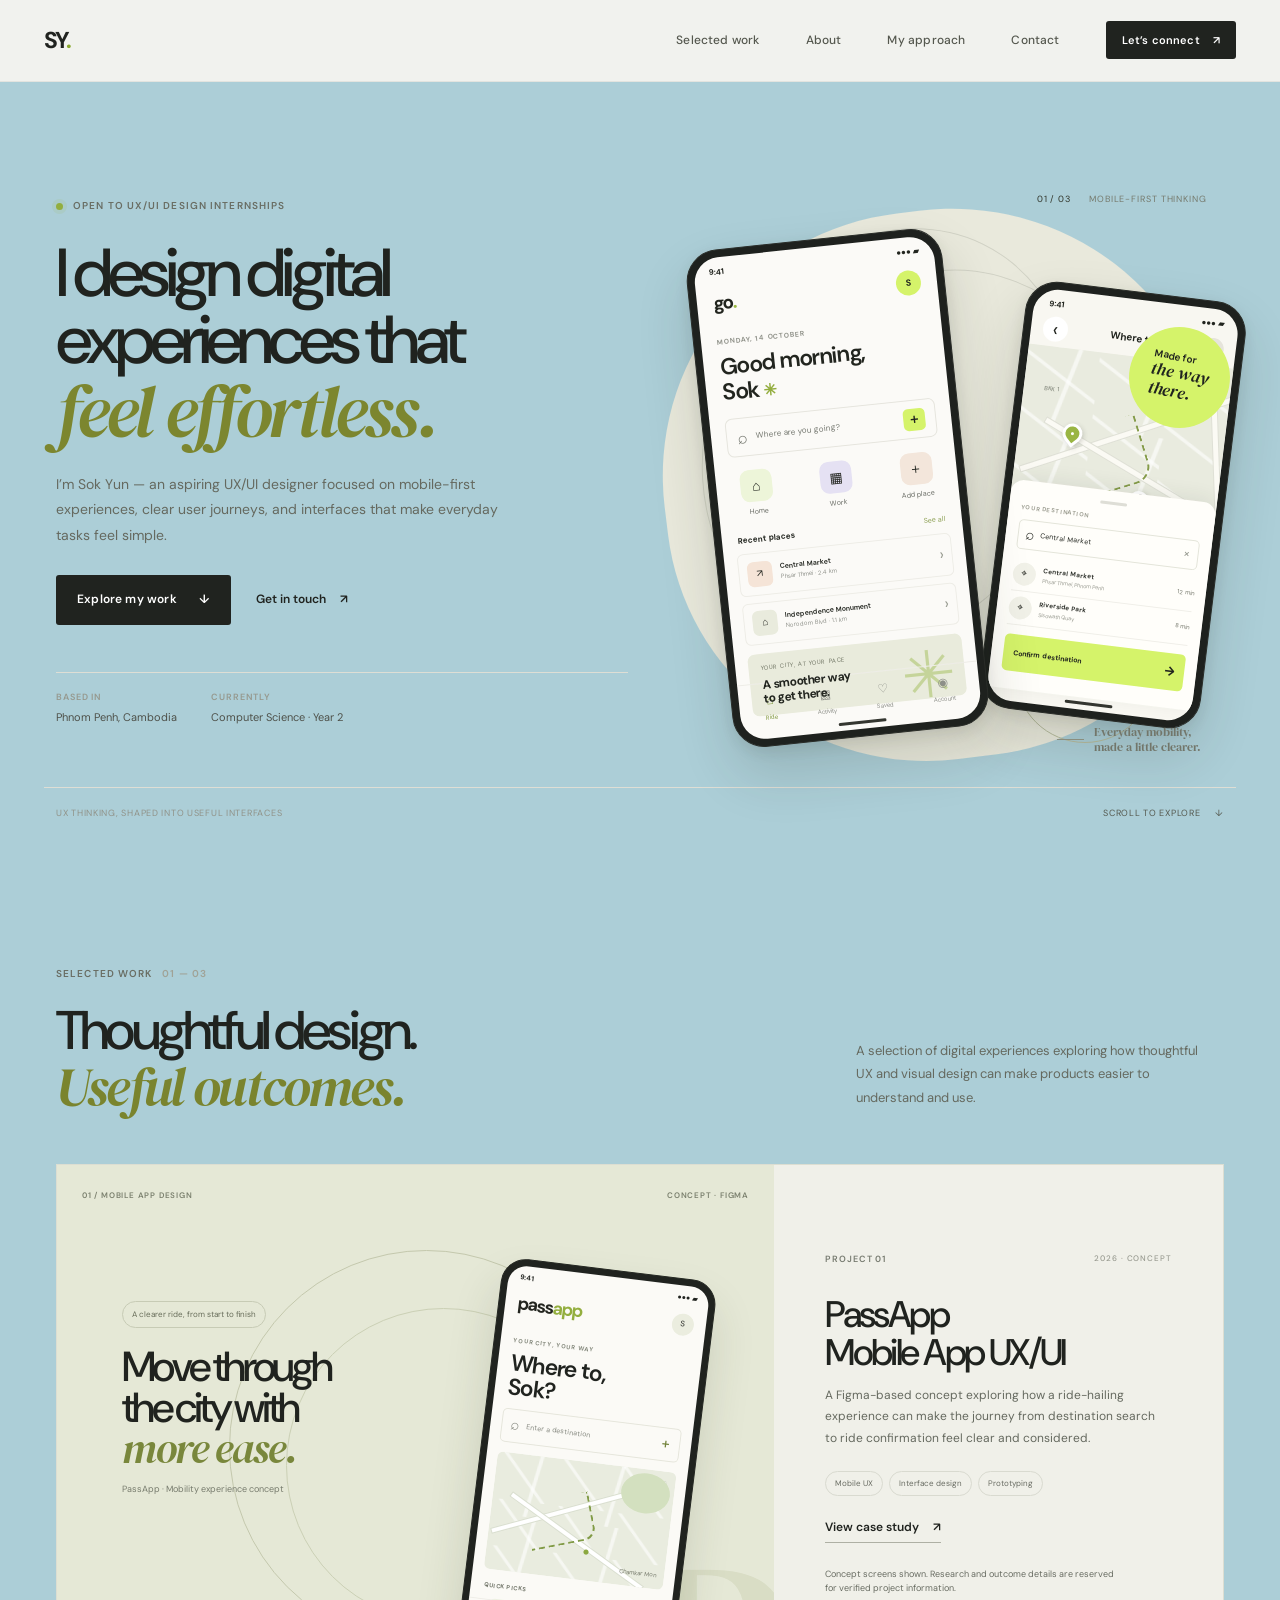
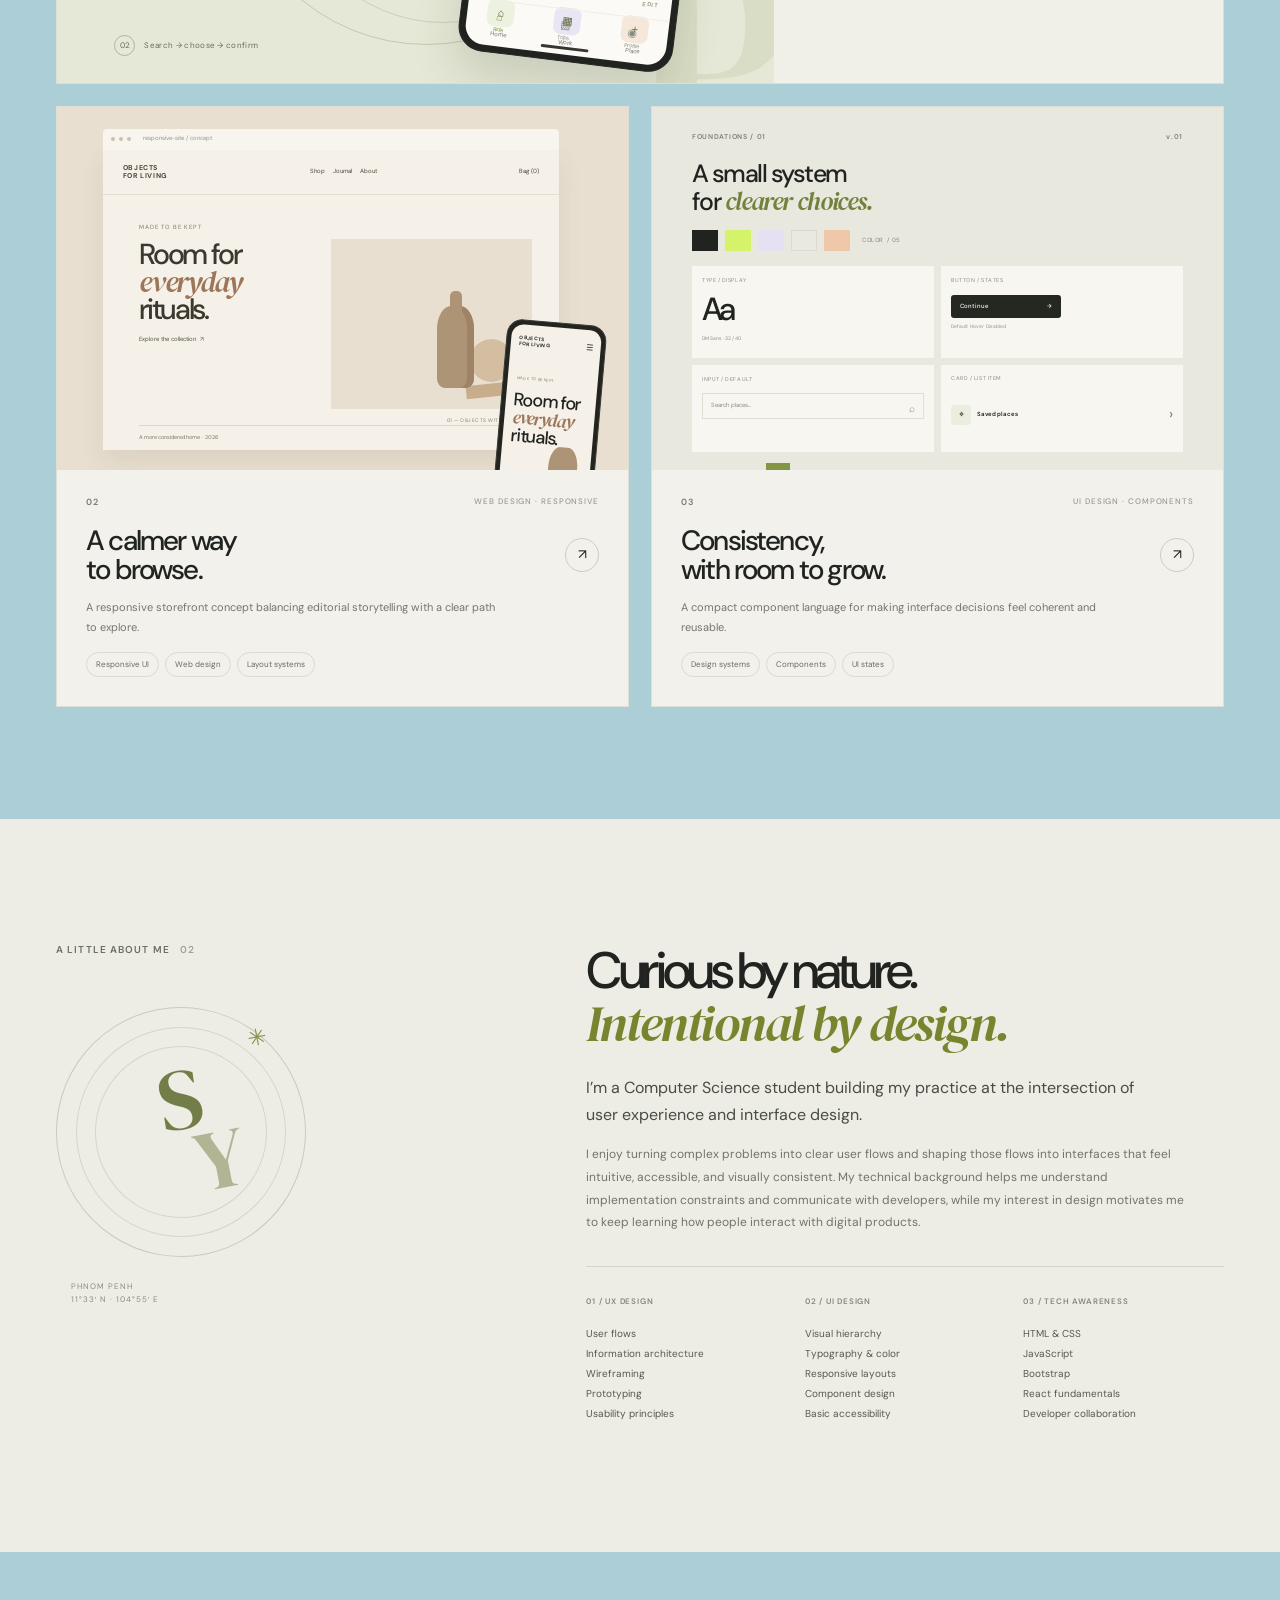
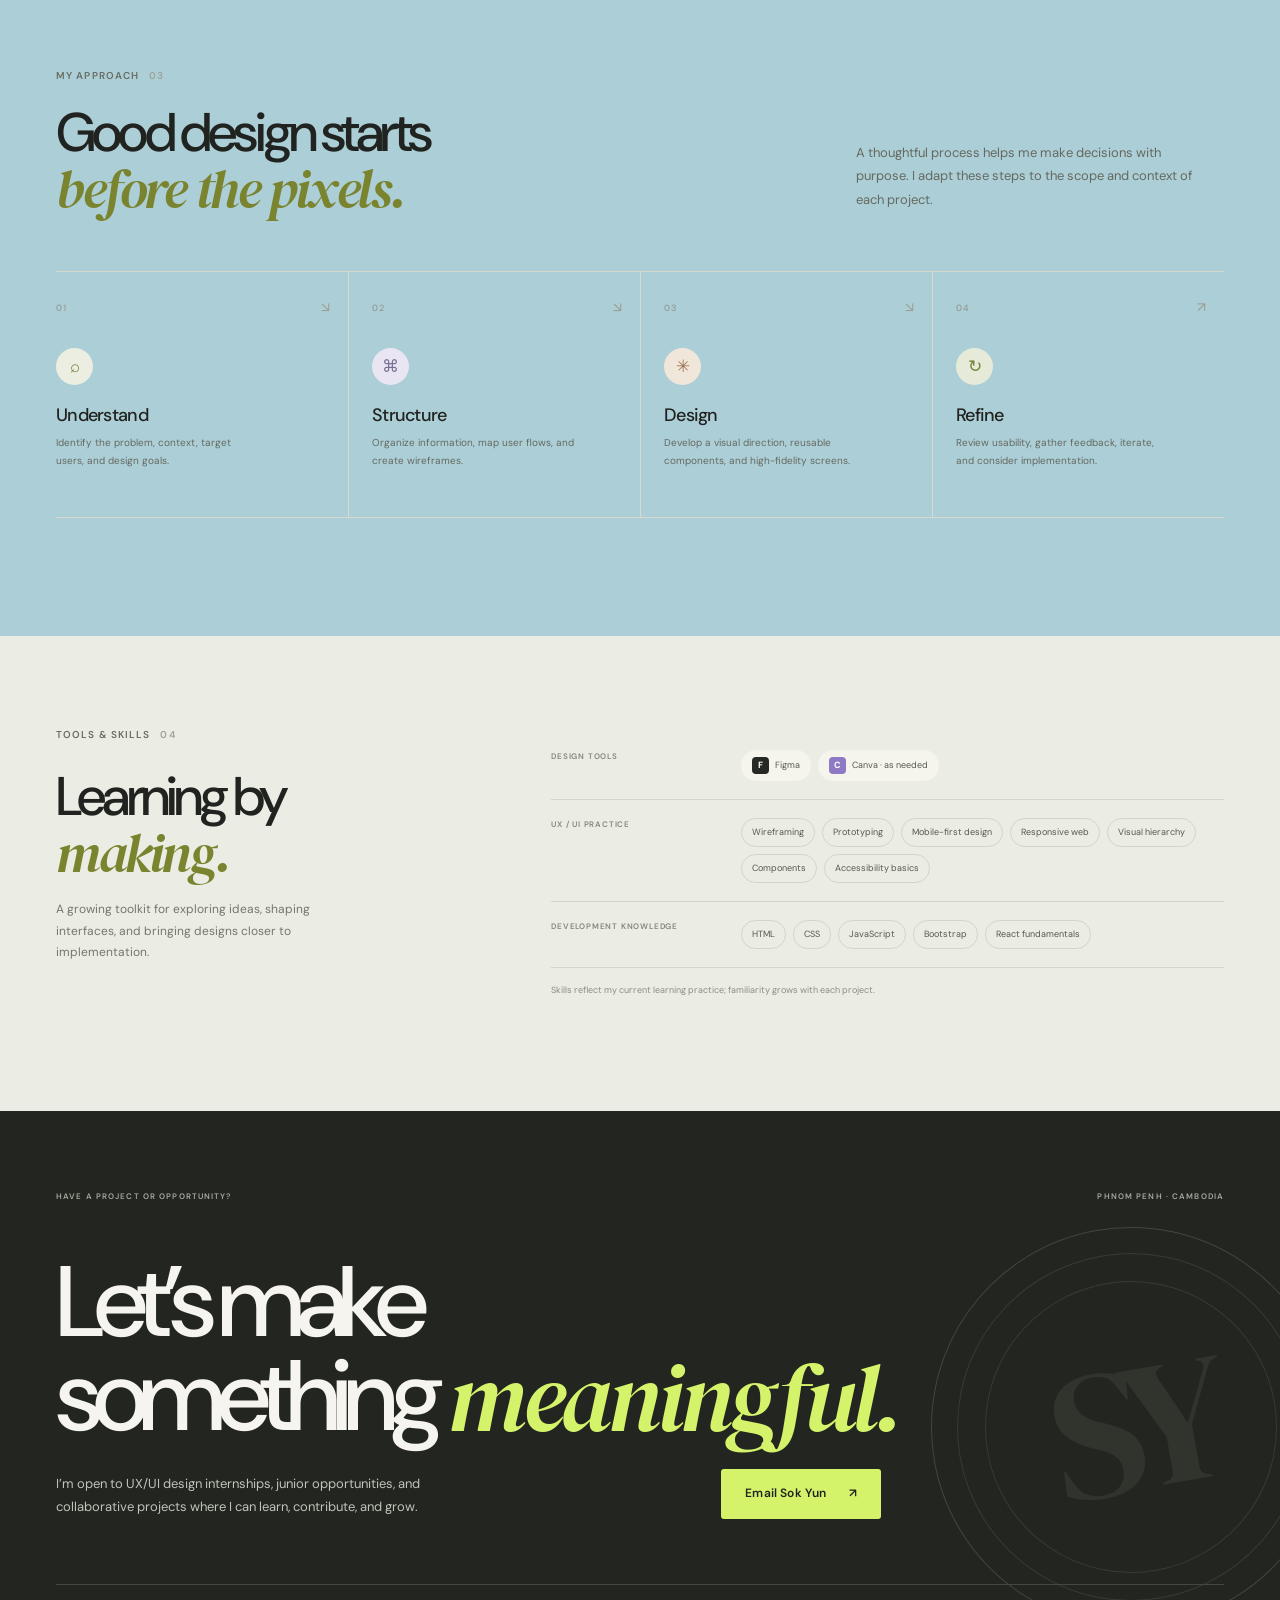
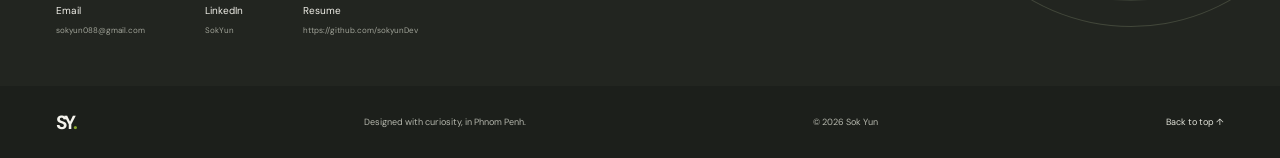
<file: index.html>
<!doctype html>
<html lang="en">
<head>
  <meta charset="utf-8">
  <meta name="viewport" content="width=device-width, initial-scale=1">
  <meta name="theme-color" content="#f6f5f0">
  <meta name="description" content="Sok Yun is an aspiring UX/UI designer in Phnom Penh, Cambodia, focused on thoughtful mobile-first digital experiences.">
  <title>Sok Yun — UX/UI Designer</title>
  <link rel="icon" type="image/svg+xml" href="assets/icons/favicon.svg">
  <link rel="preconnect" href="https://fonts.googleapis.com">
  <link rel="preconnect" href="https://fonts.gstatic.com" crossorigin>
  <link href="https://fonts.googleapis.com/css2?family=DM+Sans:wght@400;500;600;700&family=DM+Serif+Display:ital@0;1&display=swap" rel="stylesheet">
  <link href="https://cdn.jsdelivr.net/npm/bootstrap@5.3.3/dist/css/bootstrap.min.css" rel="stylesheet" integrity="sha384-QWTKZyjpPEjISv5WaRU9OFeRpok6YctnYmDr5pNlyT2bRjXh0JMhjY6hW+ALEwIH" crossorigin="anonymous">
  <link rel="stylesheet" href="css/style.css">
</head>
<body>
  <a class="skip-link" href="#main">Skip to content</a>
  <header class="site-header">
    <nav class="navbar navbar-expand-lg container site-nav" aria-label="Main navigation">
      <a class="navbar-brand brand-mark" href="#top" aria-label="Sok Yun, home">SY<span>.</span></a>
      <button class="navbar-toggler menu-toggle" type="button" aria-controls="primary-menu" aria-expanded="false" aria-label="Open navigation menu">
        <span></span><span></span>
      </button>
      <div class="navbar-collapse nav-panel" id="primary-menu">
        <ul class="navbar-nav ms-auto align-items-lg-center">
          <li class="nav-item"><a class="nav-link" href="#work">Selected work</a></li>
          <li class="nav-item"><a class="nav-link" href="#about">About</a></li>
          <li class="nav-item"><a class="nav-link" href="#approach">My approach</a></li>
          <li class="nav-item"><a class="nav-link" href="#contact">Contact</a></li>
          <li class="nav-item nav-connect"><a class="button button-small button-dark" href="#contact">Let’s connect <span aria-hidden="true">↗</span></a></li>
        </ul>
      </div>
    </nav>
  </header>

  <main id="main">
    <section class="hero section-shell" id="top" aria-labelledby="hero-title">
      <div class="container hero-grid">
        <div class="hero-copy" data-reveal>
          <p class="eyebrow"><span class="status-dot"></span> Open to UX/UI design internships</p>
          <h1 id="hero-title">I design digital<br>experiences that<br><em>feel effortless.</em></h1>
          <p class="hero-intro">I’m Sok Yun — an aspiring UX/UI designer focused on mobile-first experiences, clear user journeys, and interfaces that make everyday tasks feel simple.</p>
          <div class="hero-actions">
            <a class="button button-dark" href="#work">Explore my work <span aria-hidden="true">↓</span></a>
            <a class="text-link" href="#contact">Get in touch <span aria-hidden="true">↗</span></a>
          </div>
          <div class="hero-meta">
            <div><span class="meta-label">Based in</span><span>Phnom Penh, Cambodia</span></div>
            <div><span class="meta-label">Currently</span><span>Computer Science · Year 2</span></div>
          </div>
        </div>

        <div class="hero-art" data-reveal role="img" aria-label="Original mobile interface concepts for a mobility app">
          <div class="hero-art-note"><span>01 / 03</span><span>Mobile-first thinking</span></div>
          <div class="hero-orbit orbit-one"></div><div class="hero-orbit orbit-two"></div>
          <div class="hero-sticker">Made for<br><em>the way<br>there.</em></div>
          <div class="device device-back hero-device-map" aria-label="Ride destination selection screen concept">
            <div class="device-screen map-screen">
              <div class="status-bar"><span>9:41</span><span>●●● ▰</span></div>
              <div class="map-top"><span class="round-back">‹</span><strong>Where to?</strong><span class="mini-avatar">S</span></div>
              <div class="map-canvas">
                <div class="map-street street-a"></div><div class="map-street street-b"></div><div class="map-street street-c"></div>
                <div class="map-park"></div><div class="map-route"></div><span class="map-pin pin-start">●</span><span class="map-pin pin-end">⌖</span>
                <span class="map-label label-one">BKK 1</span><span class="map-label label-two">Preah Sihanouk Blvd</span>
              </div>
              <div class="destination-sheet">
                <div class="sheet-handle"></div><span class="micro-label">YOUR DESTINATION</span>
                <div class="search-line"><span>⌕</span><span>Central Market</span><i>×</i></div>
                <div class="recent-line"><span class="recent-icon">⌖</span><span><b>Central Market</b><small>Phsar Thmei, Phnom Penh</small></span><span class="recent-time">12 min</span></div>
                <div class="recent-line"><span class="recent-icon">⌖</span><span><b>Riverside Park</b><small>Sisowath Quay</small></span><span class="recent-time">8 min</span></div>
                <div class="mock-button">Confirm destination <span>→</span></div>
              </div>
              <div class="device-homebar"></div>
            </div>
          </div>
          <div class="device device-front hero-device-home" aria-label="Mobility app home screen concept">
            <div class="device-screen home-screen">
              <div class="status-bar"><span>9:41</span><span>●●● ▰</span></div>
              <div class="app-header"><span class="app-wordmark">go<span>.</span></span><span class="mini-avatar avatar-lime">S</span></div>
              <p class="welcome-kicker">MONDAY, 14 OCTOBER</p>
              <h2>Good morning,<br>Sok <span>✳</span></h2>
              <div class="home-search"><span>⌕</span><span>Where are you going?</span><b>＋</b></div>
              <div class="quick-row"><div><span class="quick-icon lime-icon">⌂</span><small>Home</small></div><div><span class="quick-icon lavender-icon">▦</span><small>Work</small></div><div><span class="quick-icon peach-icon">＋</span><small>Add place</small></div></div>
              <div class="section-mini-head"><b>Recent places</b><span>See all</span></div>
              <div class="place-card"><span class="place-icon">↗</span><span><b>Central Market</b><small>Phsar Thmei · 2.4 km</small></span><span class="place-arrow">›</span></div>
              <div class="place-card"><span class="place-icon place-icon-sage">⌂</span><span><b>Independence Monument</b><small>Norodom Blvd · 1.1 km</small></span><span class="place-arrow">›</span></div>
              <div class="promo-card"><span class="promo-sun">✳</span><small>YOUR CITY, AT YOUR PACE</small><b>A smoother way<br>to get there.</b></div>
              <div class="app-tabbar"><span class="tab-active">⌂<small>Ride</small></span><span>▧<small>Activity</small></span><span>♡<small>Saved</small></span><span>◉<small>Account</small></span></div>
              <div class="device-homebar"></div>
            </div>
          </div>
          <div class="floating-caption"><span class="caption-line"></span><span>Everyday mobility,<br>made a little clearer.</span></div>
        </div>
      </div>
      <div class="container hero-bottom"><span>UX thinking, shaped into useful interfaces</span><a href="#work" aria-label="Scroll to selected projects">Scroll to explore <span>↓</span></a></div>
    </section>

    <section class="work-section section-shell" id="work" aria-labelledby="work-title">
      <div class="container">
        <div class="section-heading" data-reveal>
          <div><p class="eyebrow">Selected work <span class="eyebrow-number">01 — 03</span></p><h2 id="work-title">Thoughtful design.<br><em>Useful outcomes.</em></h2></div>
          <p class="section-intro">A selection of digital experiences exploring how thoughtful UX and visual design can make products easier to understand and use.</p>
        </div>

        <article class="project-feature" data-reveal>
          <div class="feature-visual" role="img" aria-label="PassApp concept showing a mobile home screen and ride journey">
            <div class="feature-topline"><span>01 / MOBILE APP DESIGN</span><span>CONCEPT · FIGMA</span></div>
            <div class="feature-art-copy"><span class="feature-tag">A clearer ride, from start to finish</span><h3>Move through<br>the city with<br><em>more ease.</em></h3><p>PassApp · Mobility experience concept</p></div>
            <div class="feature-phone phone-large"><div class="phone-shell-screen">
              <div class="status-bar"><span>9:41</span><span>●●● ▰</span></div><div class="pass-header"><span class="pass-logo">pass<span>app</span></span><span class="pass-avatar">S</span></div>
              <div class="pass-greeting">YOUR CITY, YOUR WAY</div><h4>Where to,<br>Sok?</h4>
              <div class="pass-search"><span>⌕</span><span>Enter a destination</span><b>＋</b></div>
              <div class="mini-map"><span class="mini-map-road road-1"></span><span class="mini-map-road road-2"></span><span class="mini-map-park"></span><span class="mini-route"></span><i class="mini-pin">●</i><small>Chamkar Mon</small></div>
              <div class="pass-section-label">QUICK PICKS <span>EDIT</span></div><div class="pass-shortcuts"><span><i>⌂</i>Home</span><span><i>▦</i>Work</span><span><i>＋</i>Place</span></div>
              <div class="pass-nav"><span class="selected">⌂<small>Ride</small></span><span>▧<small>Trips</small></span><span>◉<small>Profile</small></span></div><div class="device-homebar"></div>
            </div></div>
            <div class="feature-side-note"><span>02</span><span>Search → choose → confirm</span></div>
            <div class="feature-decoration">P</div>
          </div>
          <div class="feature-info">
            <div class="project-number">PROJECT 01 <span>2026 · CONCEPT</span></div>
            <h3>PassApp<br>Mobile App UX/UI</h3>
            <p class="project-summary">A Figma-based concept exploring how a ride-hailing experience can make the journey from destination search to ride confirmation feel clear and considered.</p>
            <div class="tag-list"><span>Mobile UX</span><span>Interface design</span><span>Prototyping</span></div>
            <a class="text-link arrow-link" href="projects/passapp.html">View case study <span aria-hidden="true">↗</span></a>
            <p class="placeholder-note">Concept screens shown. Research and outcome details are reserved for verified project information.</p>
          </div>
        </article>

        <div class="project-grid">
          <article class="project-card web-card" data-reveal>
            <a class="project-card-link" href="projects/website-design.html" aria-label="View Responsive Website Design case study">
              <div class="web-preview" role="img" aria-label="Responsive storefront concept shown on desktop and mobile">
                <div class="web-browser"><span></span><span></span><span></span><small>responsive-site / concept</small></div>
                <div class="web-site"><div class="web-nav"><b>OBJECTS<br>FOR LIVING</b><span>Shop&nbsp;&nbsp;&nbsp; Journal&nbsp;&nbsp;&nbsp; About</span><i>Bag (0)</i></div><div class="web-hero-copy"><small>MADE TO BE KEPT</small><b>Room for<br><em>everyday</em><br>rituals.</b><span>Explore the collection&nbsp; ↗</span></div><div class="web-still-life"><div class="still-vase"></div><div class="still-book"></div><div class="still-orb"></div><small>01 — OBJECTS WITH INTENTION</small></div><div class="web-footer-line">A more considered home&nbsp; · &nbsp;2026</div></div>
                <div class="mobile-web-device"><div class="mobile-web-screen"><div class="mobile-web-top"><b>OBJECTS<br>FOR LIVING</b><span>☰</span></div><small>MADE TO BE KEPT</small><strong>Room for<br><em>everyday</em><br>rituals.</strong><div class="mobile-vase"></div><span>Explore collection ↗</span></div></div>
              </div>
              <div class="project-card-body"><div class="project-number">02 <span>WEB DESIGN · RESPONSIVE</span></div><div class="card-title-row"><h3>A calmer way<br>to browse.</h3><span class="round-arrow">↗</span></div><p>A responsive storefront concept balancing editorial storytelling with a clear path to explore.</p><div class="tag-list"><span>Responsive UI</span><span>Web design</span><span>Layout systems</span></div></div>
            </a>
          </article>

          <article class="project-card system-card" data-reveal>
            <a class="project-card-link" href="projects/design-system.html" aria-label="View UI Design System case study">
              <div class="system-preview" role="img" aria-label="UI system concept board with color, typography, buttons, inputs, cards, and spacing">
                <div class="system-board-head"><span>FOUNDATIONS / 01</span><span>v.01</span></div>
                <div class="system-board-title">A small system<br>for <em>clearer choices.</em></div>
                <div class="swatch-row"><i></i><i></i><i></i><i></i><i></i><span>COLOR / 05</span></div>
                <div class="system-component-grid"><div class="system-sample sample-type"><small>TYPE / DISPLAY</small><b>Aa</b><span>DM Sans · 32 / 40</span></div><div class="system-sample sample-buttons"><small>BUTTON / STATES</small><b>Continue <span>→</span></b><span class="button-state">Default&nbsp; Hover&nbsp; Disabled</span></div><div class="system-sample sample-input"><small>INPUT / DEFAULT</small><span>Search places... <i>⌕</i></span></div><div class="system-sample sample-card"><small>CARD / LIST ITEM</small><span class="sample-icon">⌖</span><b>Saved places</b><i>›</i></div></div>
                <div class="system-spacing"><small>SPACE</small><i></i><i></i><i></i><i></i><span>4&nbsp; 8&nbsp; 16&nbsp; 24</span></div>
              </div>
              <div class="project-card-body"><div class="project-number">03 <span>UI DESIGN · COMPONENTS</span></div><div class="card-title-row"><h3>Consistency,<br>with room to grow.</h3><span class="round-arrow">↗</span></div><p>A compact component language for making interface decisions feel coherent and reusable.</p><div class="tag-list"><span>Design systems</span><span>Components</span><span>UI states</span></div></div>
            </a>
          </article>
        </div>
      </div>
    </section>

    <section class="about-section section-shell" id="about" aria-labelledby="about-title">
      <div class="container about-grid">
        <div class="about-side" data-reveal><p class="eyebrow">A little about me <span class="eyebrow-number">02</span></p><div class="about-mark" aria-hidden="true"><span>S</span><span>Y</span><i>✳</i></div><div class="about-caption">PHNOM PENH<br>11°33′ N · 104°55′ E</div></div>
        <div class="about-copy" data-reveal><h2 id="about-title">Curious by nature.<br><em>Intentional by design.</em></h2><p class="about-lead">I’m a Computer Science student building my practice at the intersection of user experience and interface design.</p><p>I enjoy turning complex problems into clear user flows and shaping those flows into interfaces that feel intuitive, accessible, and visually consistent. My technical background helps me understand implementation constraints and communicate with developers, while my interest in design motivates me to keep learning how people interact with digital products.</p><div class="skill-groups"><div><span class="skill-index">01 / UX DESIGN</span><p>User flows<br>Information architecture<br>Wireframing<br>Prototyping<br>Usability principles</p></div><div><span class="skill-index">02 / UI DESIGN</span><p>Visual hierarchy<br>Typography & color<br>Responsive layouts<br>Component design<br>Basic accessibility</p></div><div><span class="skill-index">03 / TECH AWARENESS</span><p>HTML & CSS<br>JavaScript<br>Bootstrap<br>React fundamentals<br>Developer collaboration</p></div></div></div>
      </div>
    </section>

    <section class="approach-section section-shell" id="approach" aria-labelledby="approach-title">
      <div class="container">
        <div class="section-heading approach-heading" data-reveal><div><p class="eyebrow">My approach <span class="eyebrow-number">03</span></p><h2 id="approach-title">Good design starts<br><em>before the pixels.</em></h2></div><p class="section-intro">A thoughtful process helps me make decisions with purpose. I adapt these steps to the scope and context of each project.</p></div>
        <div class="process-list">
          <article class="process-step" data-reveal><span class="process-number">01</span><span class="process-icon icon-understand">⌕</span><h3>Understand</h3><p>Identify the problem, context, target users, and design goals.</p><span class="process-arrow">↘</span></article>
          <article class="process-step" data-reveal><span class="process-number">02</span><span class="process-icon icon-structure">⌘</span><h3>Structure</h3><p>Organize information, map user flows, and create wireframes.</p><span class="process-arrow">↘</span></article>
          <article class="process-step" data-reveal><span class="process-number">03</span><span class="process-icon icon-design">✳</span><h3>Design</h3><p>Develop a visual direction, reusable components, and high-fidelity screens.</p><span class="process-arrow">↘</span></article>
          <article class="process-step" data-reveal><span class="process-number">04</span><span class="process-icon icon-refine">↻</span><h3>Refine</h3><p>Review usability, gather feedback, iterate, and consider implementation.</p><span class="process-arrow">↗</span></article>
        </div>
      </div>
    </section>

    <section class="toolkit-section section-shell" aria-labelledby="toolkit-title">
      <div class="container toolkit-grid">
        <div data-reveal><p class="eyebrow">Tools & skills <span class="eyebrow-number">04</span></p><h2 id="toolkit-title">Learning by<br><em>making.</em></h2><p class="toolkit-intro">A growing toolkit for exploring ideas, shaping interfaces, and bringing designs closer to implementation.</p></div>
        <div class="toolkit-board" data-reveal><div class="toolkit-group"><span class="skill-index">DESIGN TOOLS</span><div class="tool-tags"><span class="tool-tag"><b>F</b> Figma</span><span class="tool-tag"><b>C</b> Canva · as needed</span></div></div><div class="toolkit-group"><span class="skill-index">UX / UI PRACTICE</span><div class="tool-tags"><span>Wireframing</span><span>Prototyping</span><span>Mobile-first design</span><span>Responsive web</span><span>Visual hierarchy</span><span>Components</span><span>Accessibility basics</span></div></div><div class="toolkit-group"><span class="skill-index">DEVELOPMENT KNOWLEDGE</span><div class="tool-tags"><span>HTML</span><span>CSS</span><span>JavaScript</span><span>Bootstrap</span><span>React fundamentals</span></div></div><p class="toolkit-footnote">Skills reflect my current learning practice; familiarity grows with each project.</p></div>
      </div>
    </section>

    <section class="contact-section" id="contact" aria-labelledby="contact-title">
      <div class="container contact-inner" data-reveal><div class="contact-overline"><span>HAVE A PROJECT OR OPPORTUNITY?</span><span>PHNOM PENH · CAMBODIA</span></div><h2 id="contact-title">Let’s make<br>something <em>meaningful.</em></h2><div class="contact-bottom"><p>I’m open to UX/UI design internships, junior opportunities, and collaborative projects where I can learn, contribute, and grow.</p><a class="button button-lime" href="mailto:sokyun088@gmail.com">Email Sok Yun <span aria-hidden="true">↗</span></a></div><div class="contact-links"><span>Email <small>sokyun088@gmail.com</small></span><span>LinkedIn <small>SokYun</small></span><span>Resume <small>https://github.com/sokyunDev</small></span></div><div class="contact-orbit" aria-hidden="true">SY</div></div>
    </section>
  </main>
  <footer class="site-footer"><div class="container footer-inner"><a class="brand-mark" href="#top">SY<span>.</span></a><span>Designed with curiosity, in Phnom Penh.</span><span>© <span class="current-year">2026</span> Sok Yun</span><a href="#top" class="back-top">Back to top ↑</a></div></footer>
  <script src="js/script.js" defer></script>
</body>
</html>
</file>
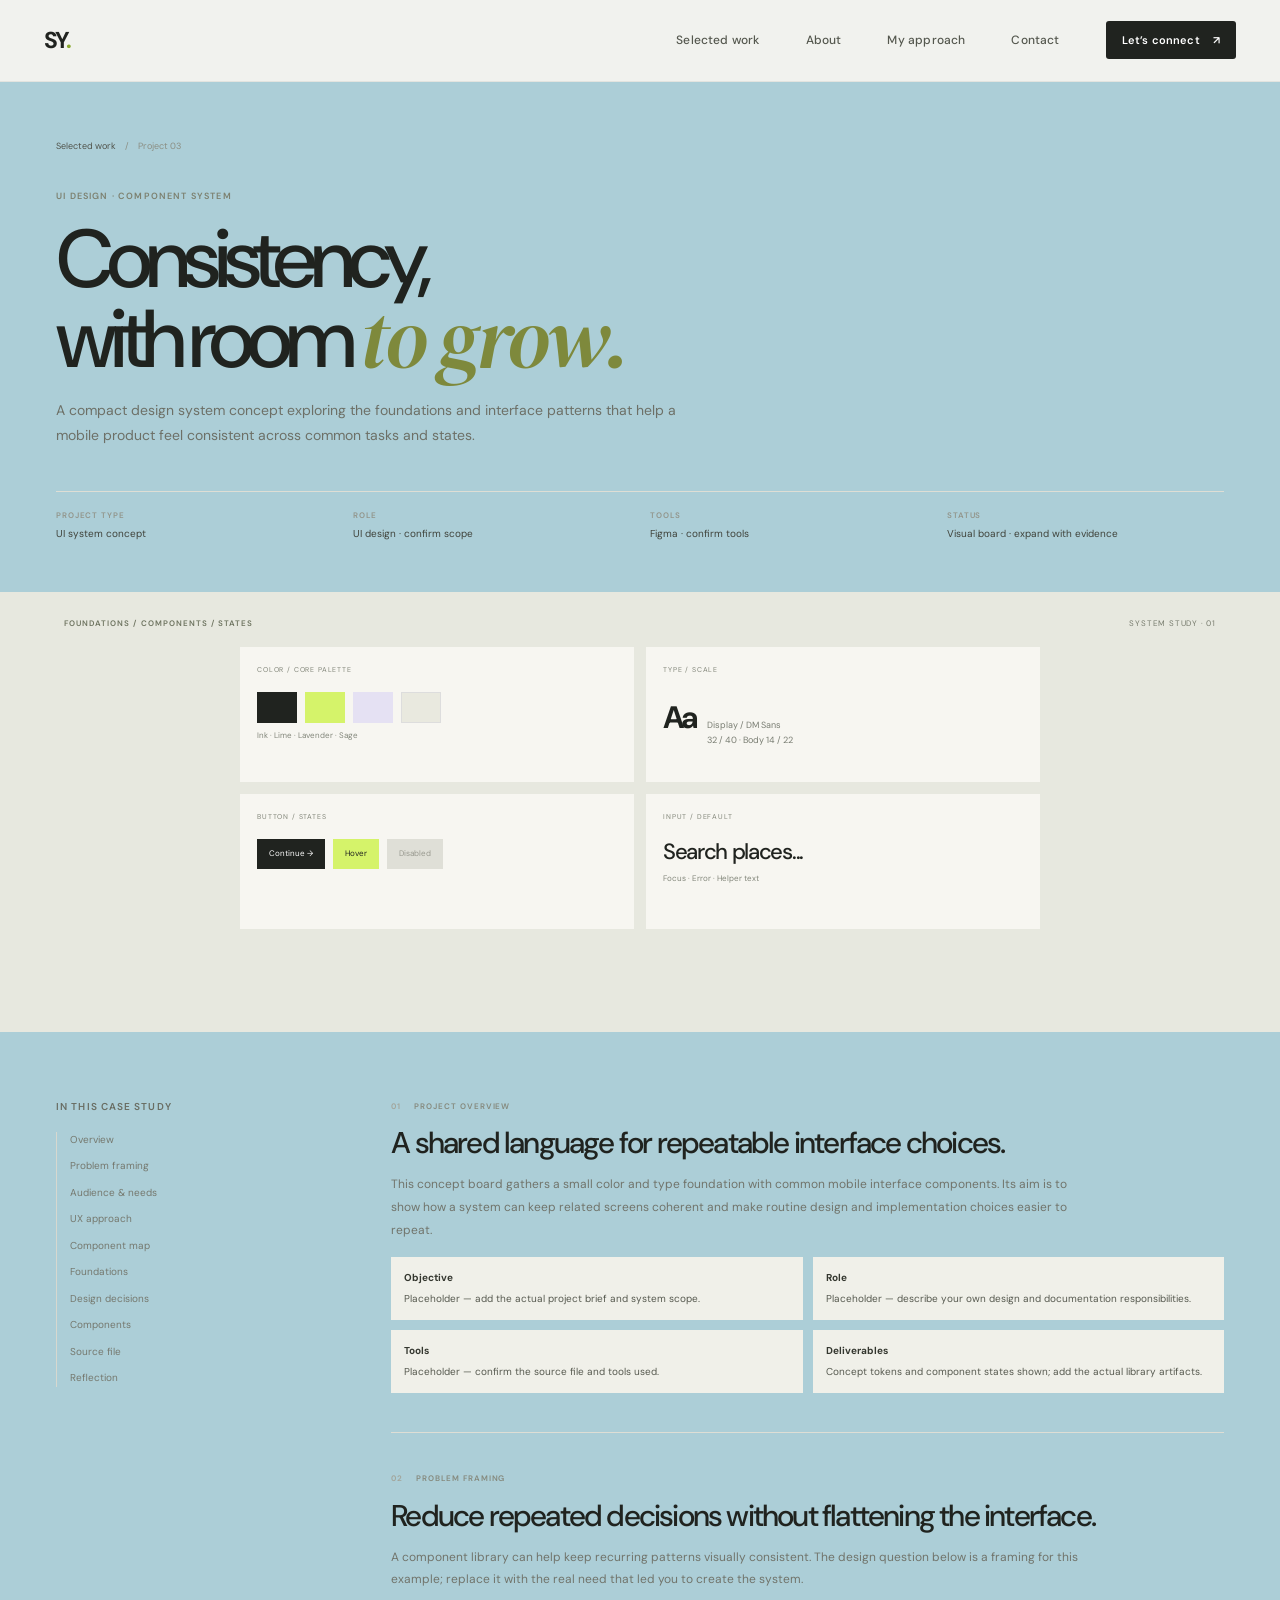
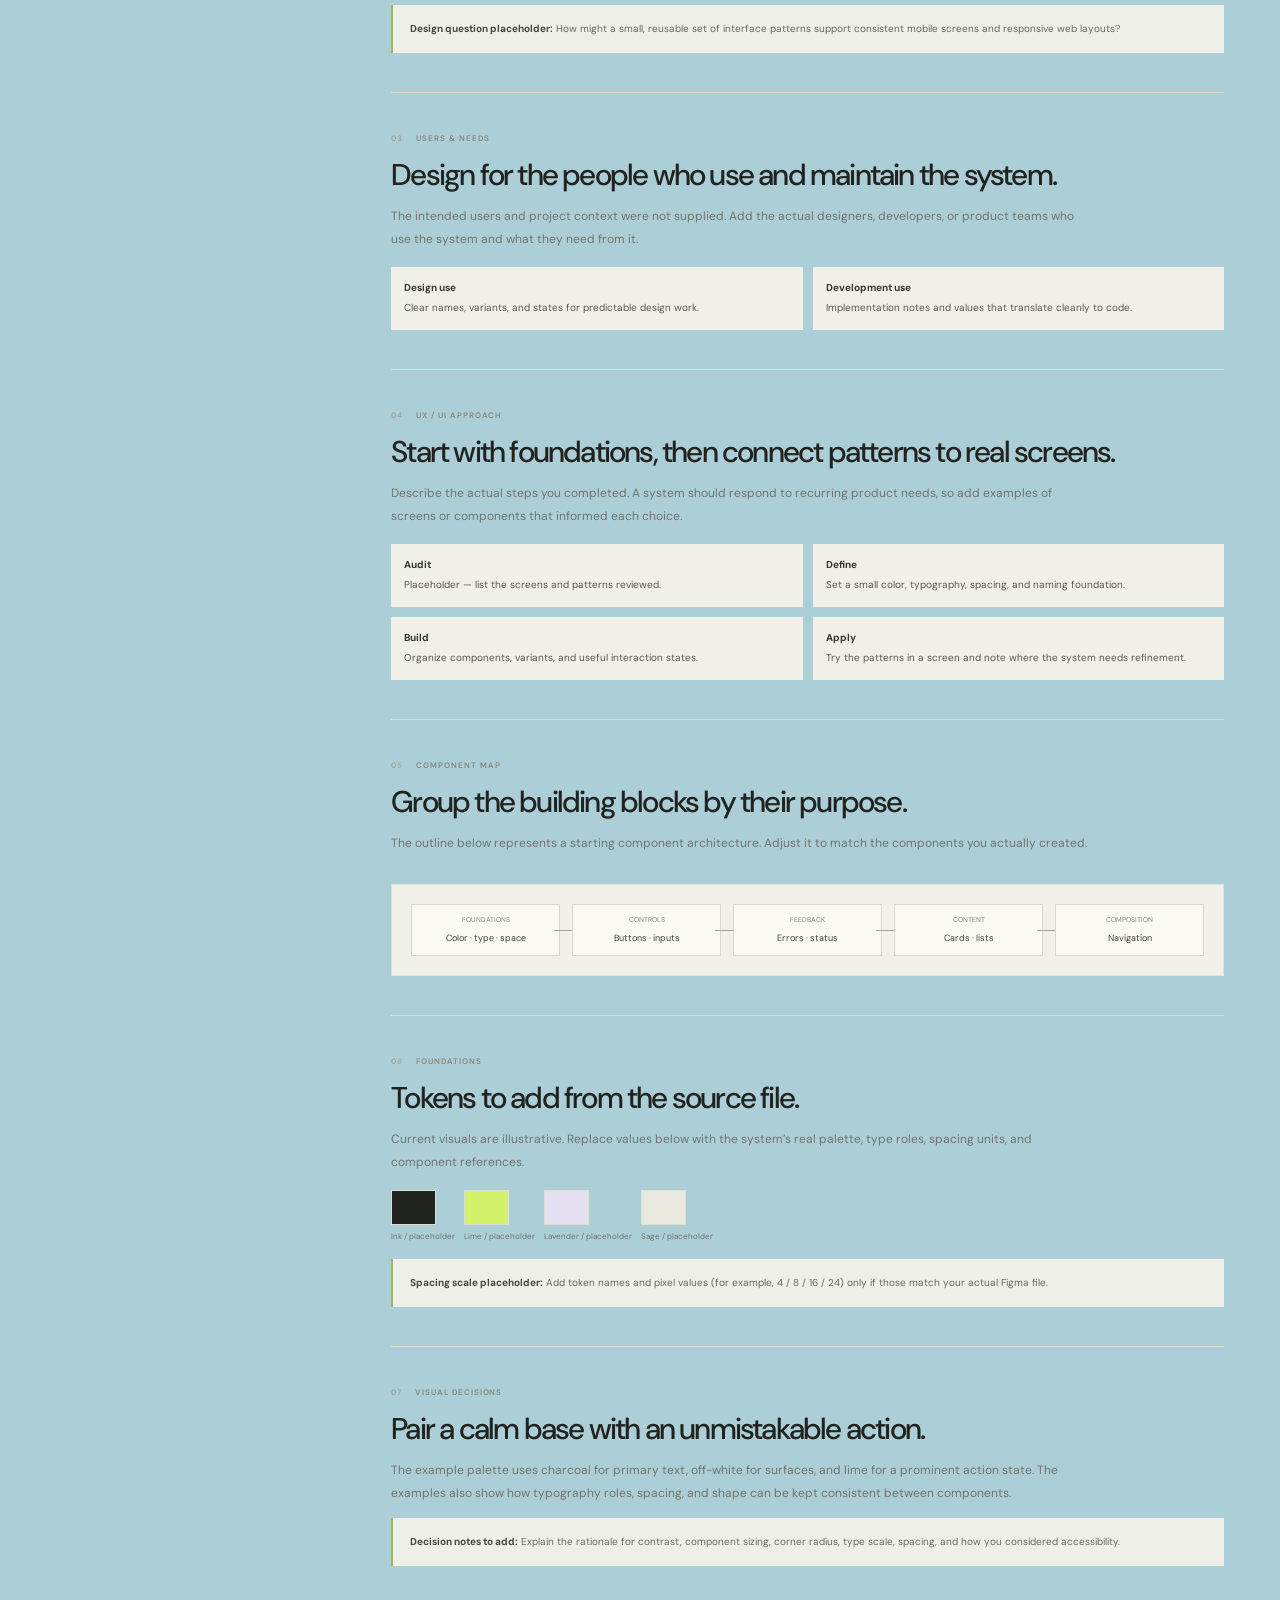
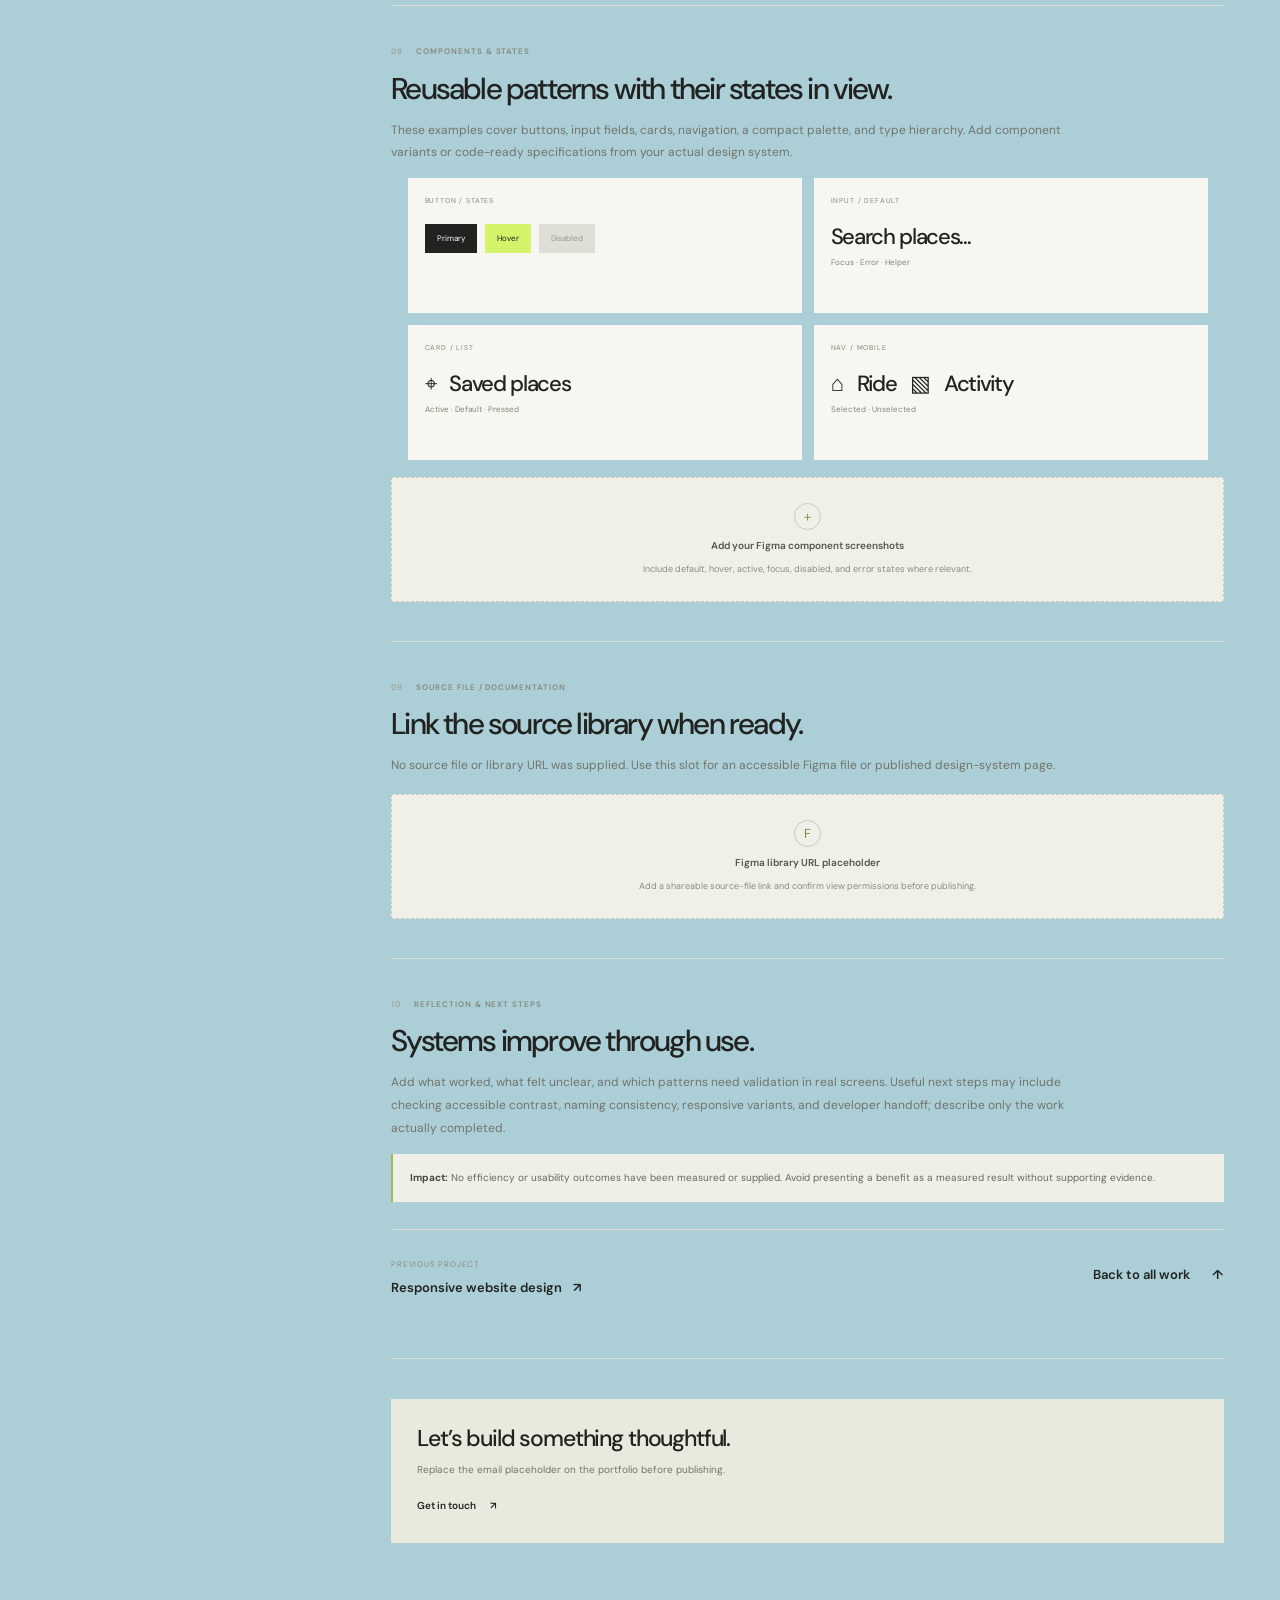
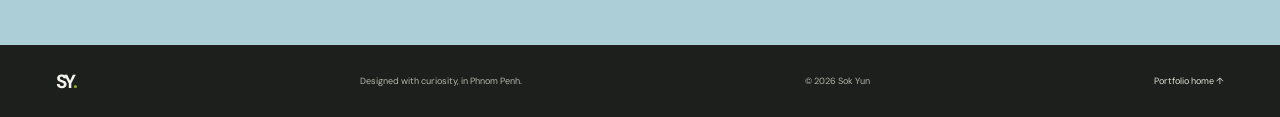
<file: projects/design-system.html>
<!doctype html>
<html lang="en">
<head>
  <meta charset="utf-8"><meta name="viewport" content="width=device-width, initial-scale=1"><meta name="theme-color" content="#f6f5f0">
  <meta name="description" content="A small UI component system concept by Sok Yun, with foundations, interface components, and states.">
  <title>UI Design System — Sok Yun</title>
  <link rel="icon" type="image/svg+xml" href="../assets/icons/favicon.svg">
  <link rel="preconnect" href="https://fonts.googleapis.com"><link rel="preconnect" href="https://fonts.gstatic.com" crossorigin>
  <link href="https://fonts.googleapis.com/css2?family=DM+Sans:wght@400;500;600;700&family=DM+Serif+Display:ital@0;1&display=swap" rel="stylesheet">
  <link href="https://cdn.jsdelivr.net/npm/bootstrap@5.3.3/dist/css/bootstrap.min.css" rel="stylesheet" integrity="sha384-QWTKZyjpPEjISv5WaRU9OFeRpok6YctnYmDr5pNlyT2bRjXh0JMhjY6hW+ALEwIH" crossorigin="anonymous"><link rel="stylesheet" href="../css/style.css">
</head>
<body>
  <a class="skip-link" href="#main">Skip to content</a><header class="site-header"><nav class="navbar navbar-expand-lg container site-nav" aria-label="Main navigation"><a class="navbar-brand brand-mark" href="../index.html#top" aria-label="Sok Yun, home">SY<span>.</span></a><button class="navbar-toggler menu-toggle" type="button" aria-controls="primary-menu" aria-expanded="false" aria-label="Open navigation menu"><span></span><span></span></button><div class="navbar-collapse nav-panel" id="primary-menu"><ul class="navbar-nav ms-auto align-items-lg-center"><li class="nav-item"><a class="nav-link" href="../index.html#work">Selected work</a></li><li class="nav-item"><a class="nav-link" href="../index.html#about">About</a></li><li class="nav-item"><a class="nav-link" href="../index.html#approach">My approach</a></li><li class="nav-item"><a class="nav-link" href="../index.html#contact">Contact</a></li><li class="nav-item nav-connect"><a class="button button-small button-dark" href="../index.html#contact">Let’s connect <span>↗</span></a></li></ul></div></nav></header>
  <main id="main">
    <section class="case-header"><div class="container"><div class="breadcrumb-line"><a href="../index.html#work">Selected work</a><span>/</span><span>Project 03</span></div><p class="case-kicker">UI design · Component system</p><h1 class="case-title">Consistency,<br>with room <em>to grow.</em></h1><p class="case-deck">A compact design system concept exploring the foundations and interface patterns that help a mobile product feel consistent across common tasks and states.</p><div class="case-meta-row"><div class="case-meta"><span>Project type</span><span>UI system concept</span></div><div class="case-meta"><span>Role</span><span>UI design · confirm scope</span></div><div class="case-meta"><span>Tools</span><span>Figma · confirm tools</span></div><div class="case-meta"><span>Status</span><span>Visual board · expand with evidence</span></div></div></div></section>
    <section class="case-hero-visual case-system-visual" role="img" aria-label="Component system board showing a color palette, type scale, button states, and input"><span class="case-visual-label">FOUNDATIONS / COMPONENTS / STATES</span><span class="case-visual-index">SYSTEM STUDY · 01</span><div class="case-system-canvas"><div class="system-tile"><small>COLOR / CORE PALETTE</small><div class="system-color-strip"><i></i><i></i><i></i><i></i></div><p>Ink · Lime · Lavender · Sage</p></div><div class="system-tile"><small>TYPE / SCALE</small><div class="system-type-demo"><b>Aa</b><span>Display / DM Sans<br>32 / 40 · Body 14 / 22</span></div></div><div class="system-tile"><small>BUTTON / STATES</small><div class="system-button-demo"><span>Continue →</span><span>Hover</span><span>Disabled</span></div></div><div class="system-tile"><small>INPUT / DEFAULT</small><h3>Search places...</h3><p>Focus · Error · Helper text</p></div></div></section>
    <div class="case-content"><div class="container case-content-grid"><aside class="case-sidebar"><p class="eyebrow">In this case study</p><nav class="case-sidebar-nav" aria-label="Case study sections"><a href="#overview">Overview</a><a href="#problem">Problem framing</a><a href="#audience">Audience & needs</a><a href="#process">UX approach</a><a href="#architecture">Component map</a><a href="#wireframes">Foundations</a><a href="#decisions">Design decisions</a><a href="#screens">Components</a><a href="#prototype">Source file</a><a href="#reflection">Reflection</a></nav></aside><article class="case-article">
      <section class="case-section" id="overview"><div class="case-section-label"><span>01</span> PROJECT OVERVIEW</div><h2>A shared language for repeatable interface choices.</h2><p>This concept board gathers a small color and type foundation with common mobile interface components. Its aim is to show how a system can keep related screens coherent and make routine design and implementation choices easier to repeat.</p><ul class="case-list"><li><b>Objective</b>Placeholder — add the actual project brief and system scope.</li><li><b>Role</b>Placeholder — describe your own design and documentation responsibilities.</li><li><b>Tools</b>Placeholder — confirm the source file and tools used.</li><li><b>Deliverables</b>Concept tokens and component states shown; add the actual library artifacts.</li></ul></section>
      <section class="case-section" id="problem"><div class="case-section-label"><span>02</span> PROBLEM FRAMING</div><h2>Reduce repeated decisions without flattening the interface.</h2><p>A component library can help keep recurring patterns visually consistent. The design question below is a framing for this example; replace it with the real need that led you to create the system.</p><div class="case-note"><strong>Design question placeholder:</strong> How might a small, reusable set of interface patterns support consistent mobile screens and responsive web layouts?</div></section>
      <section class="case-section" id="audience"><div class="case-section-label"><span>03</span> USERS & NEEDS</div><h2>Design for the people who use and maintain the system.</h2><p>The intended users and project context were not supplied. Add the actual designers, developers, or product teams who use the system and what they need from it.</p><ul class="case-list"><li><b>Design use</b>Clear names, variants, and states for predictable design work.</li><li><b>Development use</b>Implementation notes and values that translate cleanly to code.</li></ul></section>
      <section class="case-section" id="process"><div class="case-section-label"><span>04</span> UX / UI APPROACH</div><h2>Start with foundations, then connect patterns to real screens.</h2><p>Describe the actual steps you completed. A system should respond to recurring product needs, so add examples of screens or components that informed each choice.</p><ul class="case-list"><li><b>Audit</b>Placeholder — list the screens and patterns reviewed.</li><li><b>Define</b>Set a small color, typography, spacing, and naming foundation.</li><li><b>Build</b>Organize components, variants, and useful interaction states.</li><li><b>Apply</b>Try the patterns in a screen and note where the system needs refinement.</li></ul></section>
      <section class="case-section" id="architecture"><div class="case-section-label"><span>05</span> COMPONENT MAP</div><h2>Group the building blocks by their purpose.</h2><p>The outline below represents a starting component architecture. Adjust it to match the components you actually created.</p><div class="flow-strip"><div class="flow-node"><small>FOUNDATIONS</small>Color · type · space</div><div class="flow-node"><small>CONTROLS</small>Buttons · inputs</div><div class="flow-node"><small>FEEDBACK</small>Errors · status</div><div class="flow-node"><small>CONTENT</small>Cards · lists</div><div class="flow-node"><small>COMPOSITION</small>Navigation</div></div></section>
      <section class="case-section" id="wireframes"><div class="case-section-label"><span>06</span> FOUNDATIONS</div><h2>Tokens to add from the source file.</h2><p>Current visuals are illustrative. Replace values below with the system’s real palette, type roles, spacing units, and component references.</p><div class="visual-token-row"><span class="visual-token"><i style="--swatch:#20231f"></i>Ink / placeholder</span><span class="visual-token"><i style="--swatch:#d5f36a"></i>Lime / placeholder</span><span class="visual-token"><i style="--swatch:#e5e1f3"></i>Lavender / placeholder</span><span class="visual-token"><i style="--swatch:#e9e9df"></i>Sage / placeholder</span></div><div class="case-note"><strong>Spacing scale placeholder:</strong> Add token names and pixel values (for example, 4 / 8 / 16 / 24) only if those match your actual Figma file.</div></section>
      <section class="case-section" id="decisions"><div class="case-section-label"><span>07</span> VISUAL DECISIONS</div><h2>Pair a calm base with an unmistakable action.</h2><p>The example palette uses charcoal for primary text, off-white for surfaces, and lime for a prominent action state. The examples also show how typography roles, spacing, and shape can be kept consistent between components.</p><div class="case-note"><strong>Decision notes to add:</strong> Explain the rationale for contrast, component sizing, corner radius, type scale, spacing, and how you considered accessibility.</div></section>
      <section class="case-section" id="screens"><div class="case-section-label"><span>08</span> COMPONENTS & STATES</div><h2>Reusable patterns with their states in view.</h2><p>These examples cover buttons, input fields, cards, navigation, a compact palette, and type hierarchy. Add component variants or code-ready specifications from your actual design system.</p><div class="case-system-canvas"><div class="system-tile"><small>BUTTON / STATES</small><div class="system-button-demo"><span>Primary</span><span>Hover</span><span>Disabled</span></div></div><div class="system-tile"><small>INPUT / DEFAULT</small><h3>Search places...</h3><p>Focus · Error · Helper</p></div><div class="system-tile"><small>CARD / LIST</small><h3>⌖ &nbsp; Saved places</h3><p>Active · Default · Pressed</p></div><div class="system-tile"><small>NAV / MOBILE</small><h3>⌂ &nbsp; Ride &nbsp; ▧ &nbsp; Activity</h3><p>Selected · Unselected</p></div></div><div class="placeholder-block"><span>＋</span><b>Add your Figma component screenshots</b><small>Include default, hover, active, focus, disabled, and error states where relevant.</small></div></section>
      <section class="case-section" id="prototype"><div class="case-section-label"><span>09</span> SOURCE FILE / DOCUMENTATION</div><h2>Link the source library when ready.</h2><p>No source file or library URL was supplied. Use this slot for an accessible Figma file or published design-system page.</p><div class="placeholder-block"><span>F</span><b>Figma library URL placeholder</b><small>Add a shareable source-file link and confirm view permissions before publishing.</small></div></section>
      <section class="case-section" id="reflection"><div class="case-section-label"><span>10</span> REFLECTION & NEXT STEPS</div><h2>Systems improve through use.</h2><p>Add what worked, what felt unclear, and which patterns need validation in real screens. Useful next steps may include checking accessible contrast, naming consistency, responsive variants, and developer handoff; describe only the work actually completed.</p><div class="case-note"><strong>Impact:</strong> No efficiency or usability outcomes have been measured or supplied. Avoid presenting a benefit as a measured result without supporting evidence.</div><div class="case-next"><div><span>PREVIOUS PROJECT</span><br><a href="website-design.html">Responsive website design <span>↗</span></a></div><a class="text-link" href="../index.html#work">Back to all work <span>↑</span></a></div></section>
      <div class="case-footer-cta"><h2>Let’s build something thoughtful.</h2><p>Replace the email placeholder on the portfolio before publishing.</p><a class="text-link" href="../index.html#contact">Get in touch <span>↗</span></a></div>
    </article></div></div>
  </main><footer class="site-footer"><div class="container footer-inner"><a class="brand-mark" href="../index.html#top">SY<span>.</span></a><span>Designed with curiosity, in Phnom Penh.</span><span>© <span class="current-year">2026</span> Sok Yun</span><a href="../index.html#top" class="back-top">Portfolio home ↑</a></div></footer><script src="../js/script.js" defer></script>
</body></html>
</file>
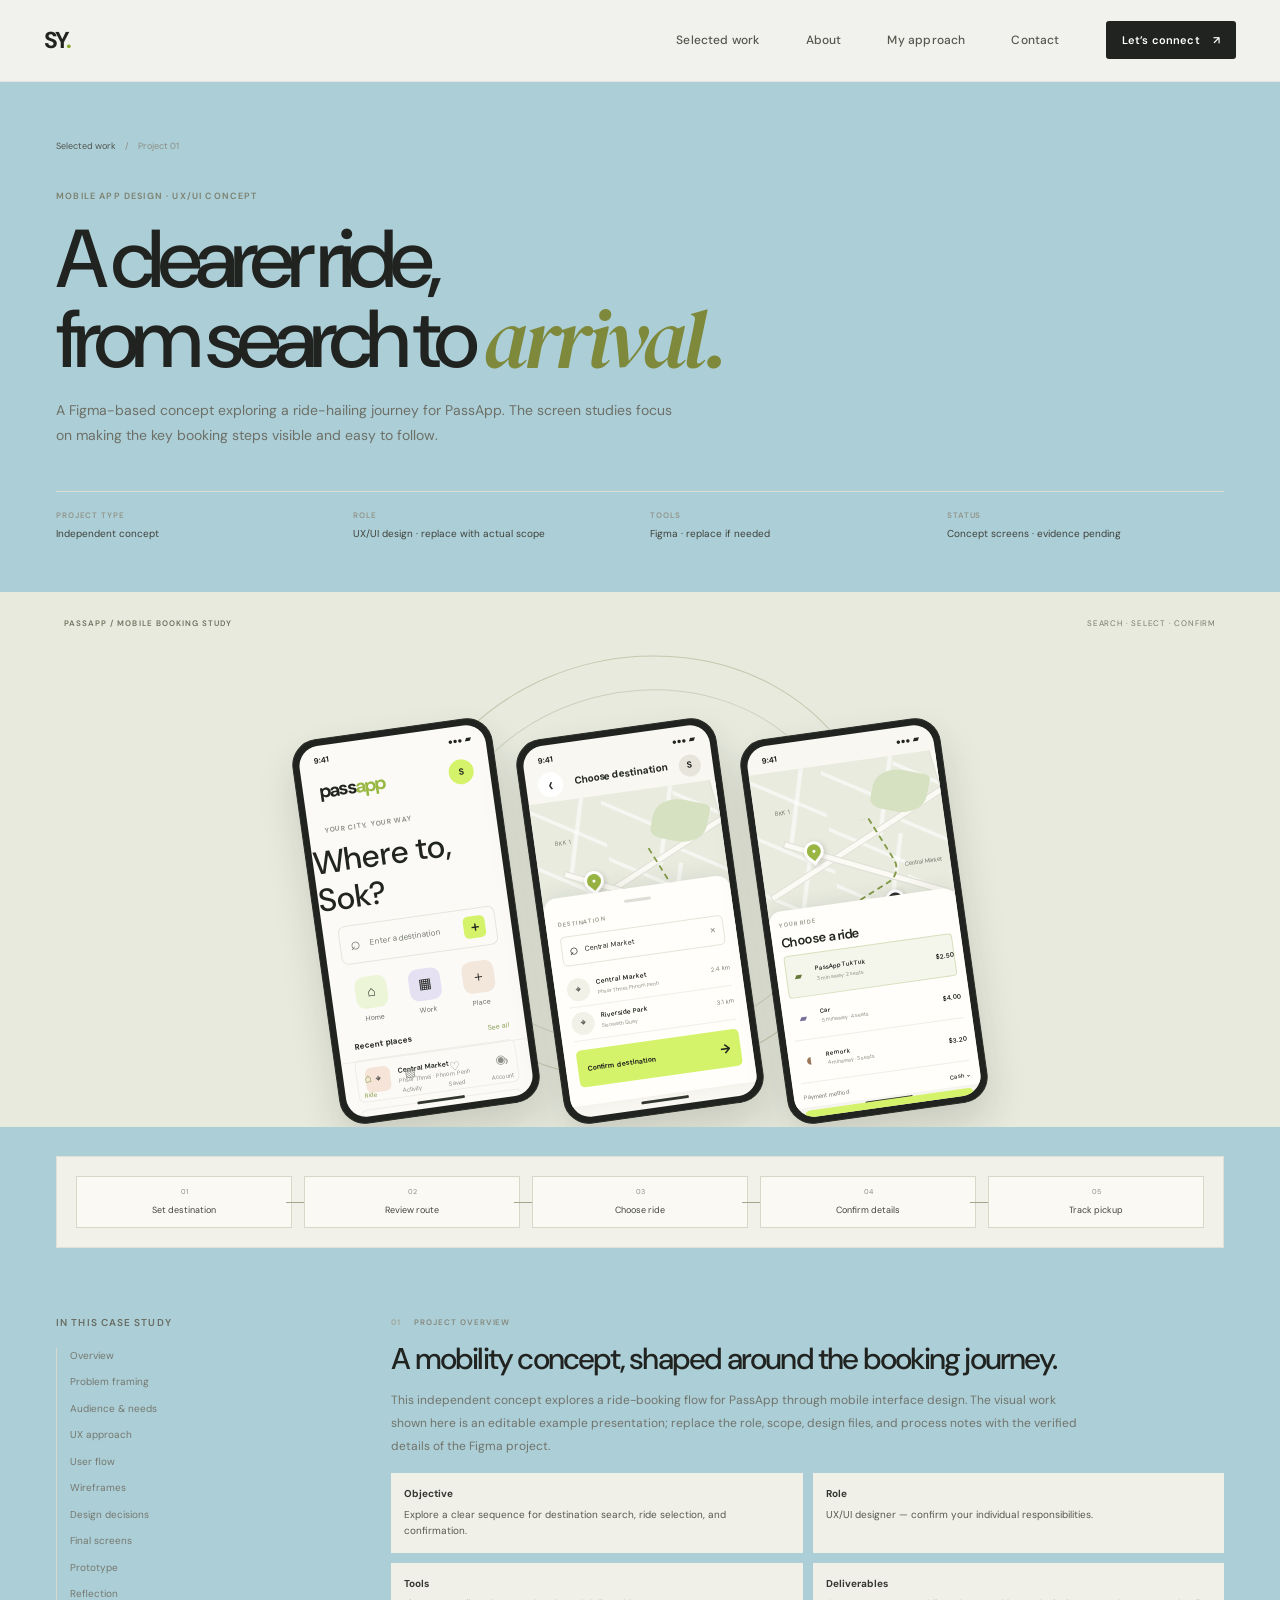
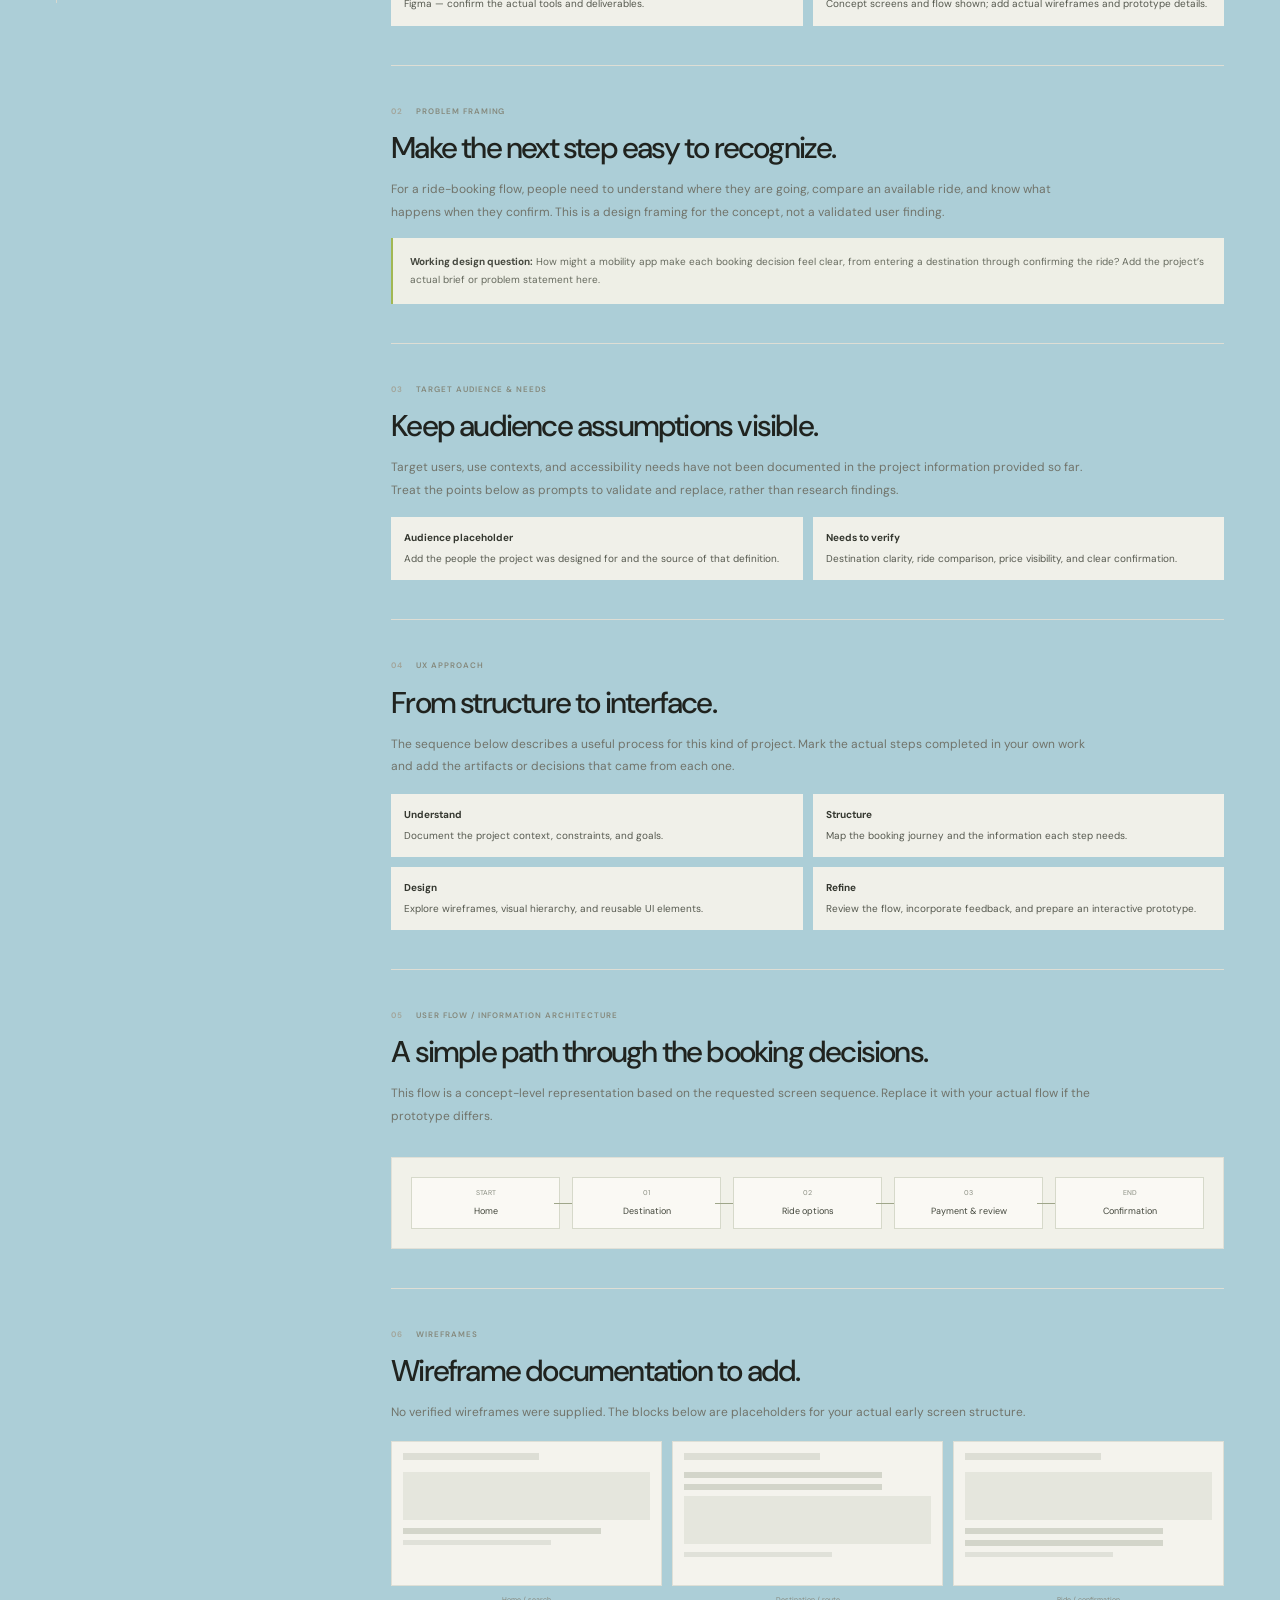
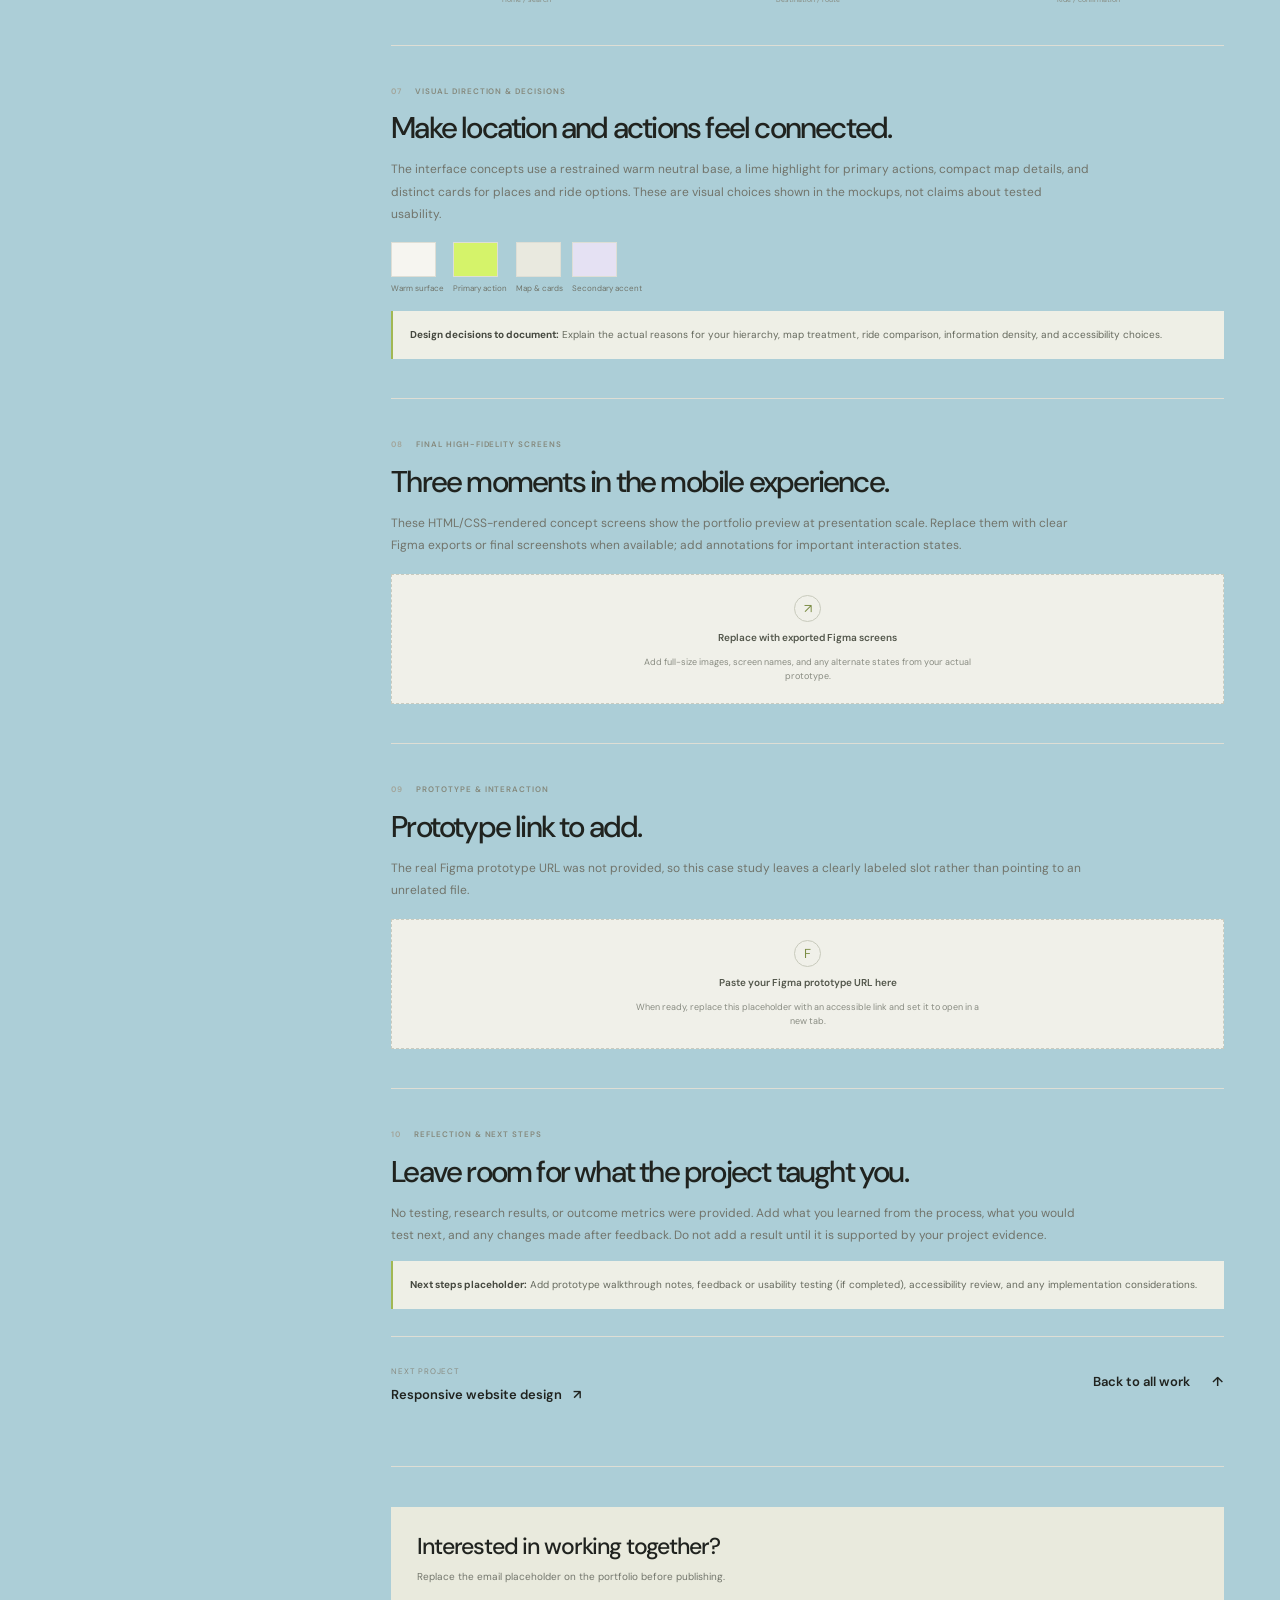
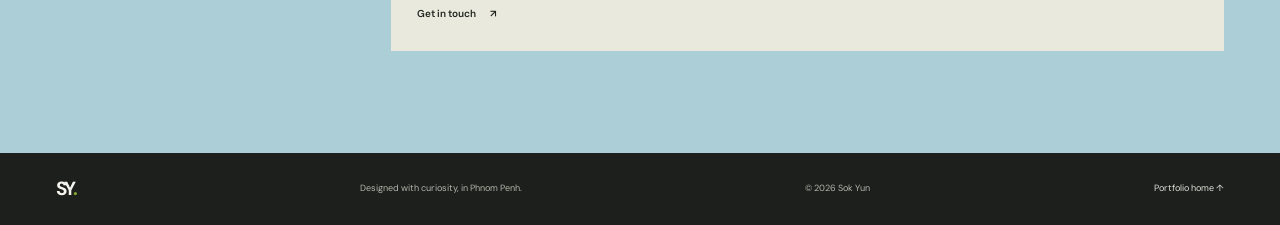
<file: projects/passapp.html>
<!doctype html>
<html lang="en">
<head>
  <meta charset="utf-8"><meta name="viewport" content="width=device-width, initial-scale=1"><meta name="theme-color" content="#f6f5f0">
  <meta name="description" content="A concept case study exploring a clearer mobile ride booking journey for PassApp.">
  <title>PassApp Mobile UX/UI — Sok Yun</title>
  <link rel="icon" type="image/svg+xml" href="../assets/icons/favicon.svg">
  <link rel="preconnect" href="https://fonts.googleapis.com"><link rel="preconnect" href="https://fonts.gstatic.com" crossorigin>
  <link href="https://fonts.googleapis.com/css2?family=DM+Sans:wght@400;500;600;700&family=DM+Serif+Display:ital@0;1&display=swap" rel="stylesheet">
  <link href="https://cdn.jsdelivr.net/npm/bootstrap@5.3.3/dist/css/bootstrap.min.css" rel="stylesheet" integrity="sha384-QWTKZyjpPEjISv5WaRU9OFeRpok6YctnYmDr5pNlyT2bRjXh0JMhjY6hW+ALEwIH" crossorigin="anonymous"><link rel="stylesheet" href="../css/style.css">
</head>
<body>
  <a class="skip-link" href="#main">Skip to content</a>
  <header class="site-header"><nav class="navbar navbar-expand-lg container site-nav" aria-label="Main navigation"><a class="navbar-brand brand-mark" href="../index.html#top" aria-label="Sok Yun, home">SY<span>.</span></a><button class="navbar-toggler menu-toggle" type="button" aria-controls="primary-menu" aria-expanded="false" aria-label="Open navigation menu"><span></span><span></span></button><div class="navbar-collapse nav-panel" id="primary-menu"><ul class="navbar-nav ms-auto align-items-lg-center"><li class="nav-item"><a class="nav-link" href="../index.html#work">Selected work</a></li><li class="nav-item"><a class="nav-link" href="../index.html#about">About</a></li><li class="nav-item"><a class="nav-link" href="../index.html#approach">My approach</a></li><li class="nav-item"><a class="nav-link" href="../index.html#contact">Contact</a></li><li class="nav-item nav-connect"><a class="button button-small button-dark" href="../index.html#contact">Let’s connect <span>↗</span></a></li></ul></div></nav></header>
  <main id="main">
    <section class="case-header"><div class="container"><div class="breadcrumb-line"><a href="../index.html#work">Selected work</a><span>/</span><span>Project 01</span></div><p class="case-kicker">Mobile app design · UX/UI concept</p><h1 class="case-title">A clearer ride,<br>from search to <em>arrival.</em></h1><p class="case-deck">A Figma-based concept exploring a ride-hailing journey for PassApp. The screen studies focus on making the key booking steps visible and easy to follow.</p><div class="case-meta-row"><div class="case-meta"><span>Project type</span><span>Independent concept</span></div><div class="case-meta"><span>Role</span><span>UX/UI design · replace with actual scope</span></div><div class="case-meta"><span>Tools</span><span>Figma · replace if needed</span></div><div class="case-meta"><span>Status</span><span>Concept screens · evidence pending</span></div></div></div></section>
    <section class="case-hero-visual" role="img" aria-label="Three PassApp mobile concept screens for home, destination search, and ride selection"><span class="case-visual-label">PASSAPP / MOBILE BOOKING STUDY</span><span class="case-visual-index">SEARCH · SELECT · CONFIRM</span><div class="case-visual-orbit"></div>
      <div class="case-screen-row">
        <div><div class="case-phone"><div class="device-screen case-phone-content"><div class="status-bar"><span>9:41</span><span>●●● ▰</span></div><div class="app-header"><span class="app-wordmark">pass<span>app</span></span><span class="mini-avatar avatar-lime">S</span></div><p class="welcome-kicker">YOUR CITY, YOUR WAY</p><h2>Where to,<br>Sok?</h2><div class="home-search"><span>⌕</span><span>Enter a destination</span><b>＋</b></div><div class="quick-row"><div><span class="quick-icon lime-icon">⌂</span><small>Home</small></div><div><span class="quick-icon lavender-icon">▦</span><small>Work</small></div><div><span class="quick-icon peach-icon">＋</span><small>Place</small></div></div><div class="section-mini-head"><b>Recent places</b><span>See all</span></div><div class="place-card"><span class="place-icon">⌖</span><span><b>Central Market</b><small>Phsar Thmei · Phnom Penh</small></span><span class="place-arrow">›</span></div><div class="place-card"><span class="place-icon place-icon-sage">⌂</span><span><b>Riverside Park</b><small>Sisowath Quay · Phnom Penh</small></span><span class="place-arrow">›</span></div><div class="app-tabbar"><span class="tab-active">⌂<small>Ride</small></span><span>▧<small>Activity</small></span><span>♡<small>Saved</small></span><span>◉<small>Account</small></span></div><div class="device-homebar"></div></div></div><div class="screen-caption">01 / Home & recent places</div></div>
        <div><div class="case-phone"><div class="device-screen map-screen case-phone-content"><div class="status-bar"><span>9:41</span><span>●●● ▰</span></div><div class="map-top"><span class="round-back">‹</span><strong>Choose destination</strong><span class="mini-avatar">S</span></div><div class="map-canvas"><div class="map-street street-a"></div><div class="map-street street-b"></div><div class="map-street street-c"></div><div class="map-park"></div><div class="map-route"></div><span class="map-pin pin-start">●</span><span class="map-pin pin-end">⌖</span><span class="map-label label-one">BKK 1</span><span class="map-label label-two">Sihanouk Blvd</span></div><div class="destination-sheet"><div class="sheet-handle"></div><span class="micro-label">DESTINATION</span><div class="search-line"><span>⌕</span><span>Central Market</span><i>×</i></div><div class="recent-line"><span class="recent-icon">⌖</span><span><b>Central Market</b><small>Phsar Thmei, Phnom Penh</small></span><span class="recent-time">2.4 km</span></div><div class="recent-line"><span class="recent-icon">⌖</span><span><b>Riverside Park</b><small>Sisowath Quay</small></span><span class="recent-time">3.1 km</span></div><div class="mock-button">Confirm destination <span>→</span></div></div><div class="device-homebar"></div></div></div><div class="screen-caption">02 / Search & destination</div></div>
        <div><div class="case-phone"><div class="device-screen case-phone-content ride-screen"><div class="status-bar"><span>9:41</span><span>●●● ▰</span></div><div class="map-canvas ride-map"><div class="map-street street-a"></div><div class="map-street street-b"></div><div class="map-street street-c"></div><div class="map-park"></div><div class="map-route"></div><span class="map-pin pin-start">●</span><span class="map-pin pin-end">⌖</span><span class="map-label label-one">BKK 1</span><span class="map-label label-two">Central Market</span></div><div class="ride-sheet"><span class="micro-label">YOUR RIDE</span><h3>Choose a ride</h3><div class="ride-option ride-selected"><span class="ride-symbol">▰</span><span><b>PassApp Tuk Tuk</b><small>3 min away · 2 seats</small></span><strong>$2.50</strong></div><div class="ride-option"><span class="ride-symbol ride-car">▰</span><span><b>Car</b><small>5 min away · 4 seats</small></span><strong>$4.00</strong></div><div class="ride-option"><span class="ride-symbol ride-bike">◖</span><span><b>Remork</b><small>4 min away · 3 seats</small></span><strong>$3.20</strong></div><div class="payment-line"><span>Payment method</span><b>Cash&nbsp;⌄</b></div><div class="mock-button">Confirm ride <span>→</span></div></div><div class="device-homebar"></div></div></div><div class="screen-caption">03 / Ride selection · concept</div></div>
      </div>
    </section>
    <section class="container" aria-label="Booking flow"><div class="flow-strip"><div class="flow-node"><small>01</small>Set destination</div><div class="flow-node"><small>02</small>Review route</div><div class="flow-node"><small>03</small>Choose ride</div><div class="flow-node"><small>04</small>Confirm details</div><div class="flow-node"><small>05</small>Track pickup</div></div></section>
    <div class="case-content"><div class="container case-content-grid"><aside class="case-sidebar"><p class="eyebrow">In this case study</p><nav class="case-sidebar-nav" aria-label="Case study sections"><a href="#overview">Overview</a><a href="#problem">Problem framing</a><a href="#audience">Audience & needs</a><a href="#process">UX approach</a><a href="#flow">User flow</a><a href="#wireframes">Wireframes</a><a href="#decisions">Design decisions</a><a href="#screens">Final screens</a><a href="#prototype">Prototype</a><a href="#reflection">Reflection</a></nav></aside>
      <article class="case-article">
        <section class="case-section" id="overview"><div class="case-section-label"><span>01</span> PROJECT OVERVIEW</div><h2>A mobility concept, shaped around the booking journey.</h2><p>This independent concept explores a ride-booking flow for PassApp through mobile interface design. The visual work shown here is an editable example presentation; replace the role, scope, design files, and process notes with the verified details of the Figma project.</p><ul class="case-list"><li><b>Objective</b>Explore a clear sequence for destination search, ride selection, and confirmation.</li><li><b>Role</b>UX/UI designer — confirm your individual responsibilities.</li><li><b>Tools</b>Figma — confirm the actual tools and deliverables.</li><li><b>Deliverables</b>Concept screens and flow shown; add actual wireframes and prototype details.</li></ul></section>
        <section class="case-section" id="problem"><div class="case-section-label"><span>02</span> PROBLEM FRAMING</div><h2>Make the next step easy to recognize.</h2><p>For a ride-booking flow, people need to understand where they are going, compare an available ride, and know what happens when they confirm. This is a design framing for the concept, not a validated user finding.</p><div class="case-note"><strong>Working design question:</strong> How might a mobility app make each booking decision feel clear, from entering a destination through confirming the ride? Add the project’s actual brief or problem statement here.</div></section>
        <section class="case-section" id="audience"><div class="case-section-label"><span>03</span> TARGET AUDIENCE & NEEDS</div><h2>Keep audience assumptions visible.</h2><p>Target users, use contexts, and accessibility needs have not been documented in the project information provided so far. Treat the points below as prompts to validate and replace, rather than research findings.</p><ul class="case-list"><li><b>Audience placeholder</b>Add the people the project was designed for and the source of that definition.</li><li><b>Needs to verify</b>Destination clarity, ride comparison, price visibility, and clear confirmation.</li></ul></section>
        <section class="case-section" id="process"><div class="case-section-label"><span>04</span> UX APPROACH</div><h2>From structure to interface.</h2><p>The sequence below describes a useful process for this kind of project. Mark the actual steps completed in your own work and add the artifacts or decisions that came from each one.</p><ul class="case-list"><li><b>Understand</b>Document the project context, constraints, and goals.</li><li><b>Structure</b>Map the booking journey and the information each step needs.</li><li><b>Design</b>Explore wireframes, visual hierarchy, and reusable UI elements.</li><li><b>Refine</b>Review the flow, incorporate feedback, and prepare an interactive prototype.</li></ul></section>
        <section class="case-section" id="flow"><div class="case-section-label"><span>05</span> USER FLOW / INFORMATION ARCHITECTURE</div><h2>A simple path through the booking decisions.</h2><p>This flow is a concept-level representation based on the requested screen sequence. Replace it with your actual flow if the prototype differs.</p><div class="flow-strip"><div class="flow-node"><small>START</small>Home</div><div class="flow-node"><small>01</small>Destination</div><div class="flow-node"><small>02</small>Ride options</div><div class="flow-node"><small>03</small>Payment & review</div><div class="flow-node"><small>END</small>Confirmation</div></div></section>
        <section class="case-section" id="wireframes"><div class="case-section-label"><span>06</span> WIREFRAMES</div><h2>Wireframe documentation to add.</h2><p>No verified wireframes were supplied. The blocks below are placeholders for your actual early screen structure.</p><div class="wireframe-board"><div><div class="wireframe"><span></span><i></i><b></b><small></small></div><div class="wireframe-label">Home / search</div></div><div><div class="wireframe"><span></span><b></b><b></b><i></i><small></small></div><div class="wireframe-label">Destination / route</div></div><div><div class="wireframe"><span></span><i></i><b></b><b></b><small></small></div><div class="wireframe-label">Ride / confirmation</div></div></div></section>
        <section class="case-section" id="decisions"><div class="case-section-label"><span>07</span> VISUAL DIRECTION & DECISIONS</div><h2>Make location and actions feel connected.</h2><p>The interface concepts use a restrained warm neutral base, a lime highlight for primary actions, compact map details, and distinct cards for places and ride options. These are visual choices shown in the mockups, not claims about tested usability.</p><div class="visual-token-row"><span class="visual-token"><i style="--swatch:#f6f5f0"></i>Warm surface</span><span class="visual-token"><i style="--swatch:#d5f36a"></i>Primary action</span><span class="visual-token"><i style="--swatch:#e9e9df"></i>Map & cards</span><span class="visual-token"><i style="--swatch:#e5e1f3"></i>Secondary accent</span></div><div class="case-note"><strong>Design decisions to document:</strong> Explain the actual reasons for your hierarchy, map treatment, ride comparison, information density, and accessibility choices.</div></section>
        <section class="case-section" id="screens"><div class="case-section-label"><span>08</span> FINAL HIGH-FIDELITY SCREENS</div><h2>Three moments in the mobile experience.</h2><p>These HTML/CSS-rendered concept screens show the portfolio preview at presentation scale. Replace them with clear Figma exports or final screenshots when available; add annotations for important interaction states.</p><div class="placeholder-block"><span>↗</span><b>Replace with exported Figma screens</b><small>Add full-size images, screen names, and any alternate states from your actual prototype.</small></div></section>
        <section class="case-section" id="prototype"><div class="case-section-label"><span>09</span> PROTOTYPE & INTERACTION</div><h2>Prototype link to add.</h2><p>The real Figma prototype URL was not provided, so this case study leaves a clearly labeled slot rather than pointing to an unrelated file.</p><div class="placeholder-block"><span>F</span><b>Paste your Figma prototype URL here</b><small>When ready, replace this placeholder with an accessible link and set it to open in a new tab.</small></div></section>
        <section class="case-section" id="reflection"><div class="case-section-label"><span>10</span> REFLECTION & NEXT STEPS</div><h2>Leave room for what the project taught you.</h2><p>No testing, research results, or outcome metrics were provided. Add what you learned from the process, what you would test next, and any changes made after feedback. Do not add a result until it is supported by your project evidence.</p><div class="case-note"><strong>Next steps placeholder:</strong> Add prototype walkthrough notes, feedback or usability testing (if completed), accessibility review, and any implementation considerations.</div><div class="case-next"><div><span>NEXT PROJECT</span><br><a href="website-design.html">Responsive website design <span>↗</span></a></div><a class="text-link" href="../index.html#work">Back to all work <span>↑</span></a></div></section>
        <div class="case-footer-cta"><h2>Interested in working together?</h2><p>Replace the email placeholder on the portfolio before publishing.</p><a class="text-link" href="../index.html#contact">Get in touch <span>↗</span></a></div>
      </article></div></div>
  </main>
  <footer class="site-footer"><div class="container footer-inner"><a class="brand-mark" href="../index.html#top">SY<span>.</span></a><span>Designed with curiosity, in Phnom Penh.</span><span>© <span class="current-year">2026</span> Sok Yun</span><a href="../index.html#top" class="back-top">Portfolio home ↑</a></div></footer><script src="../js/script.js" defer></script>
</body></html>
</file>
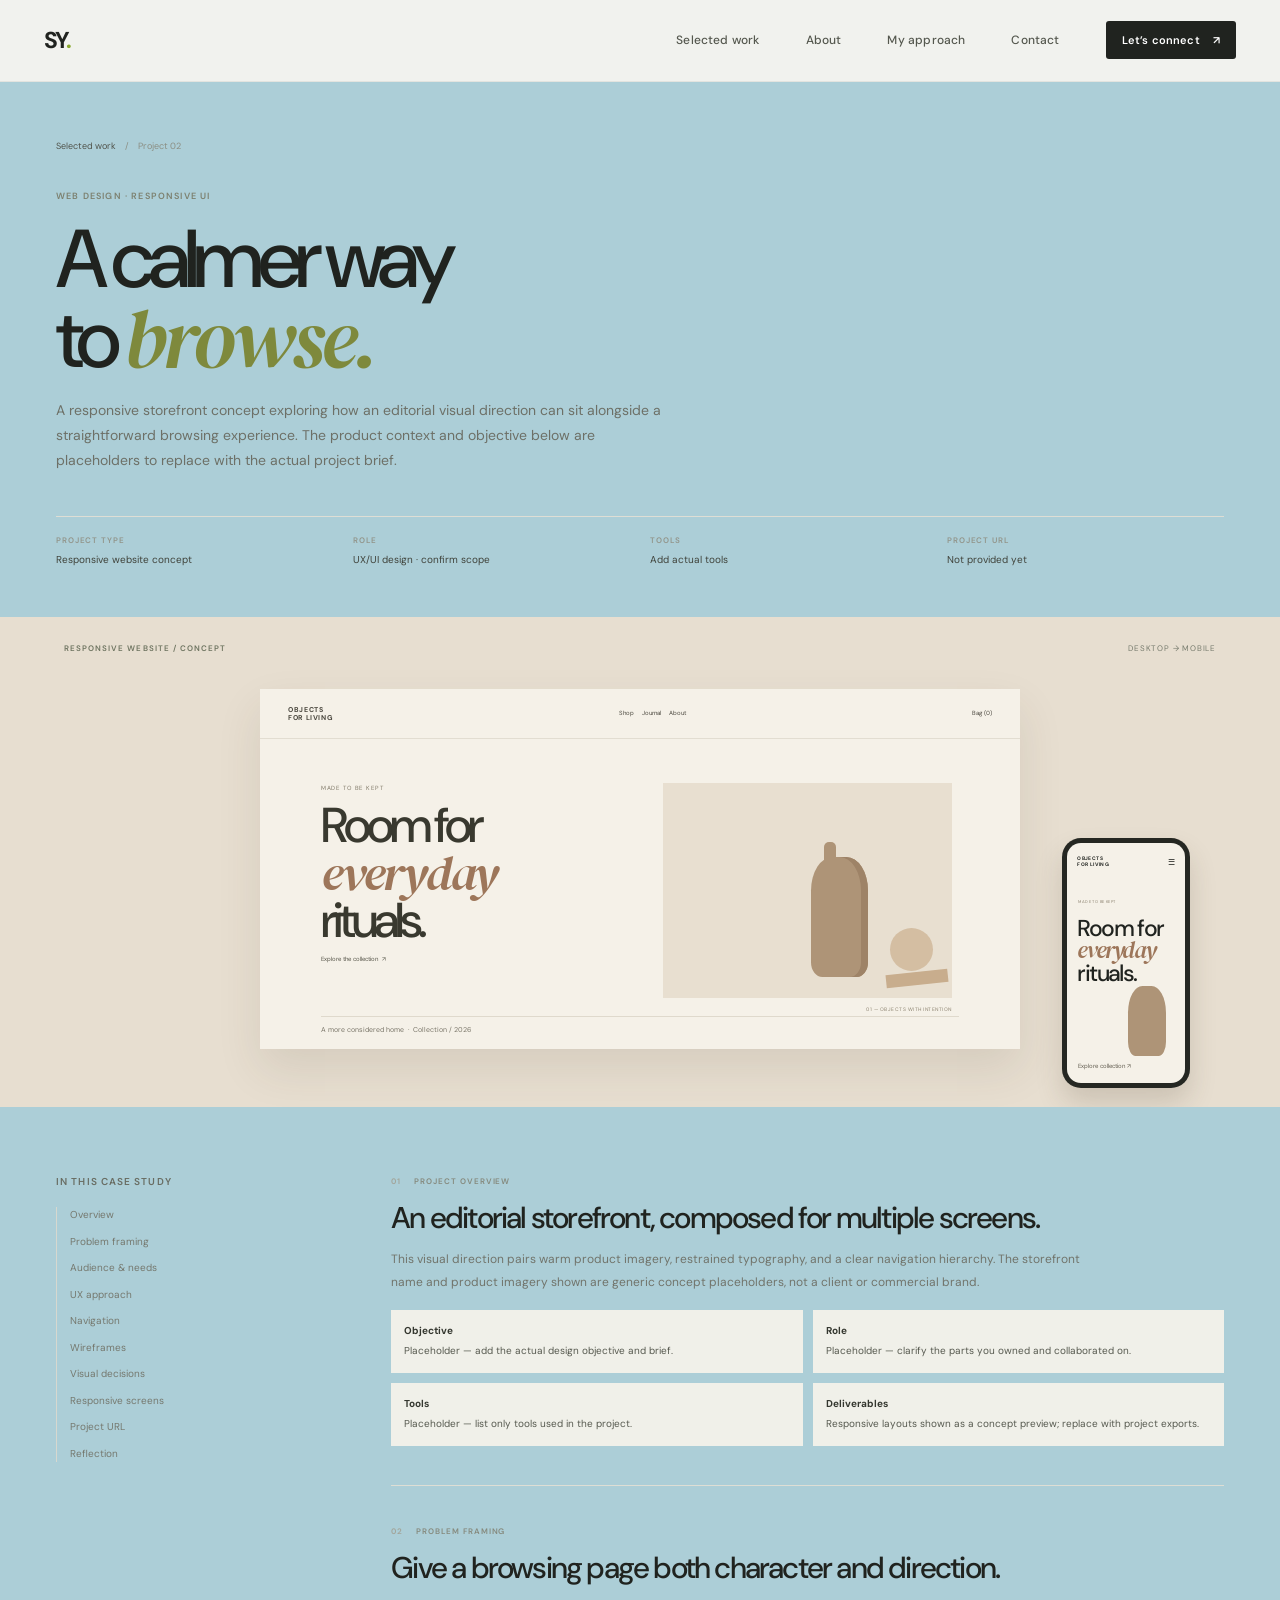
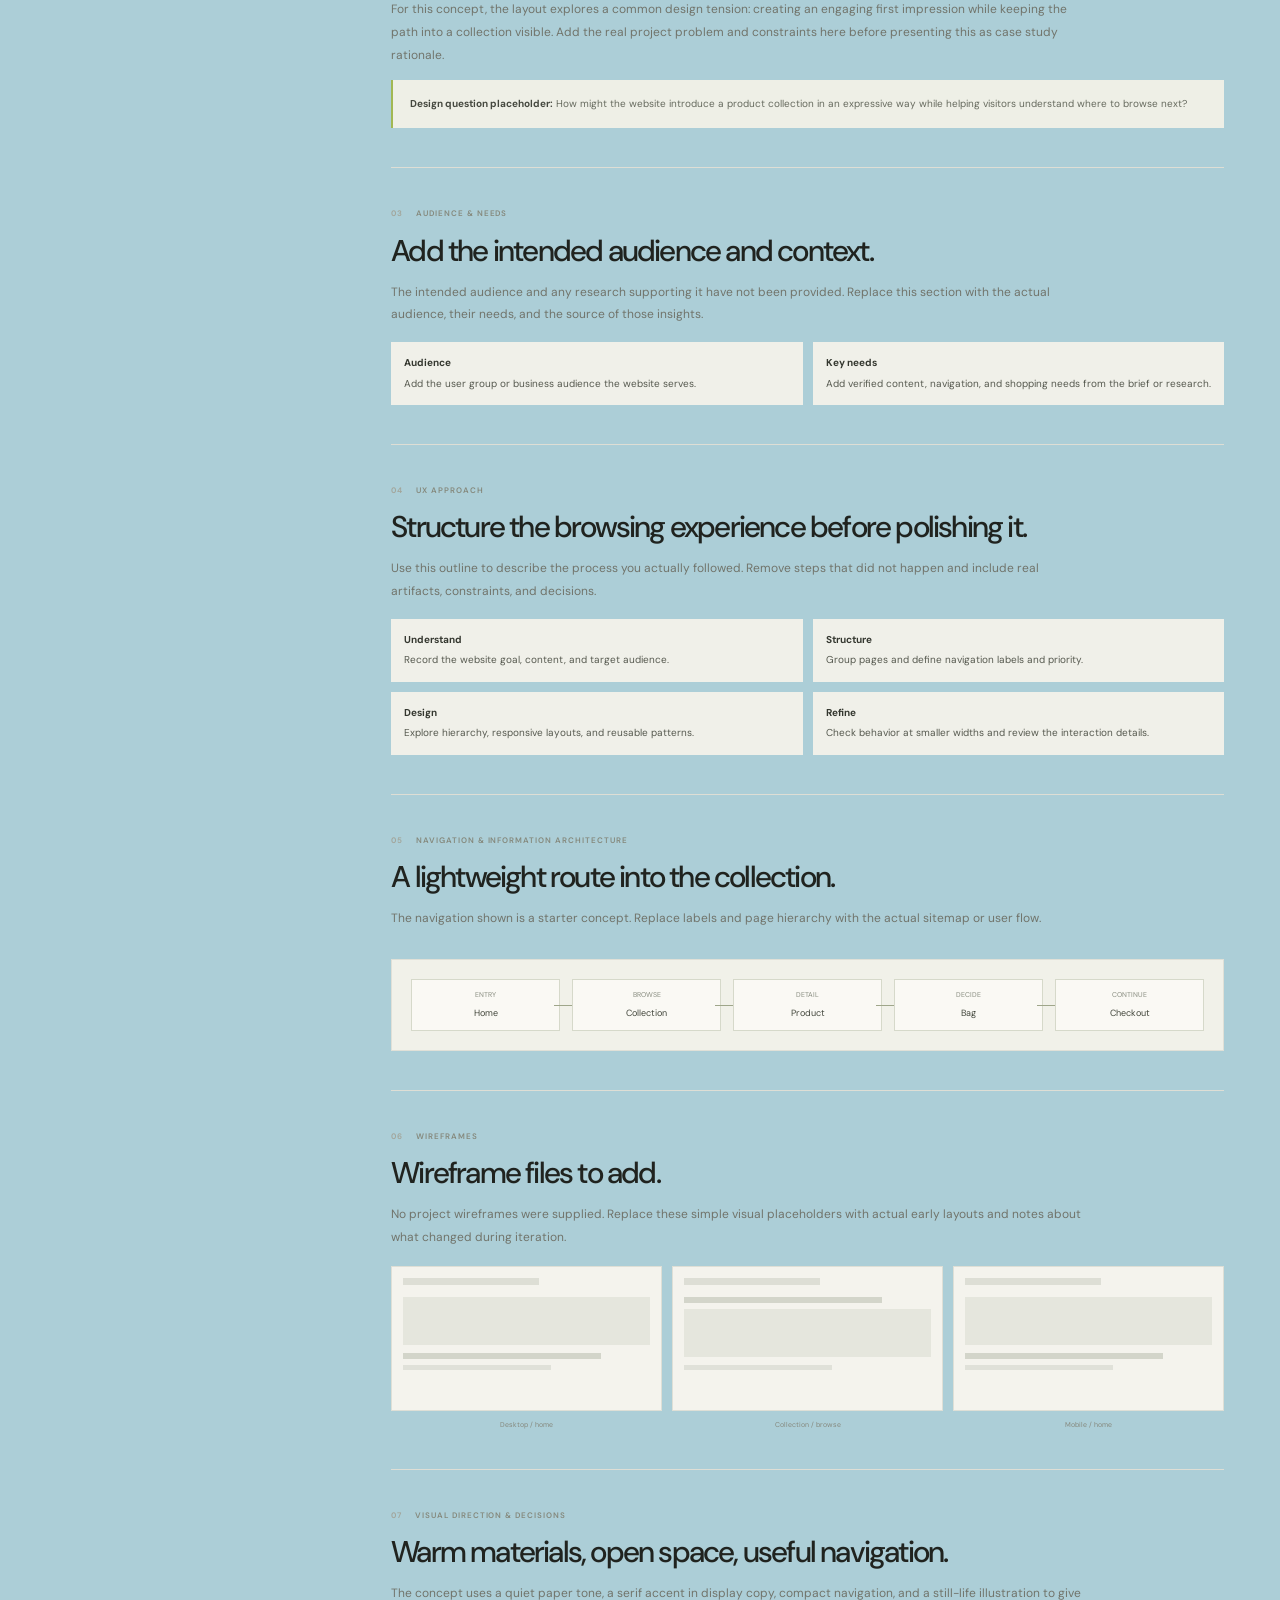
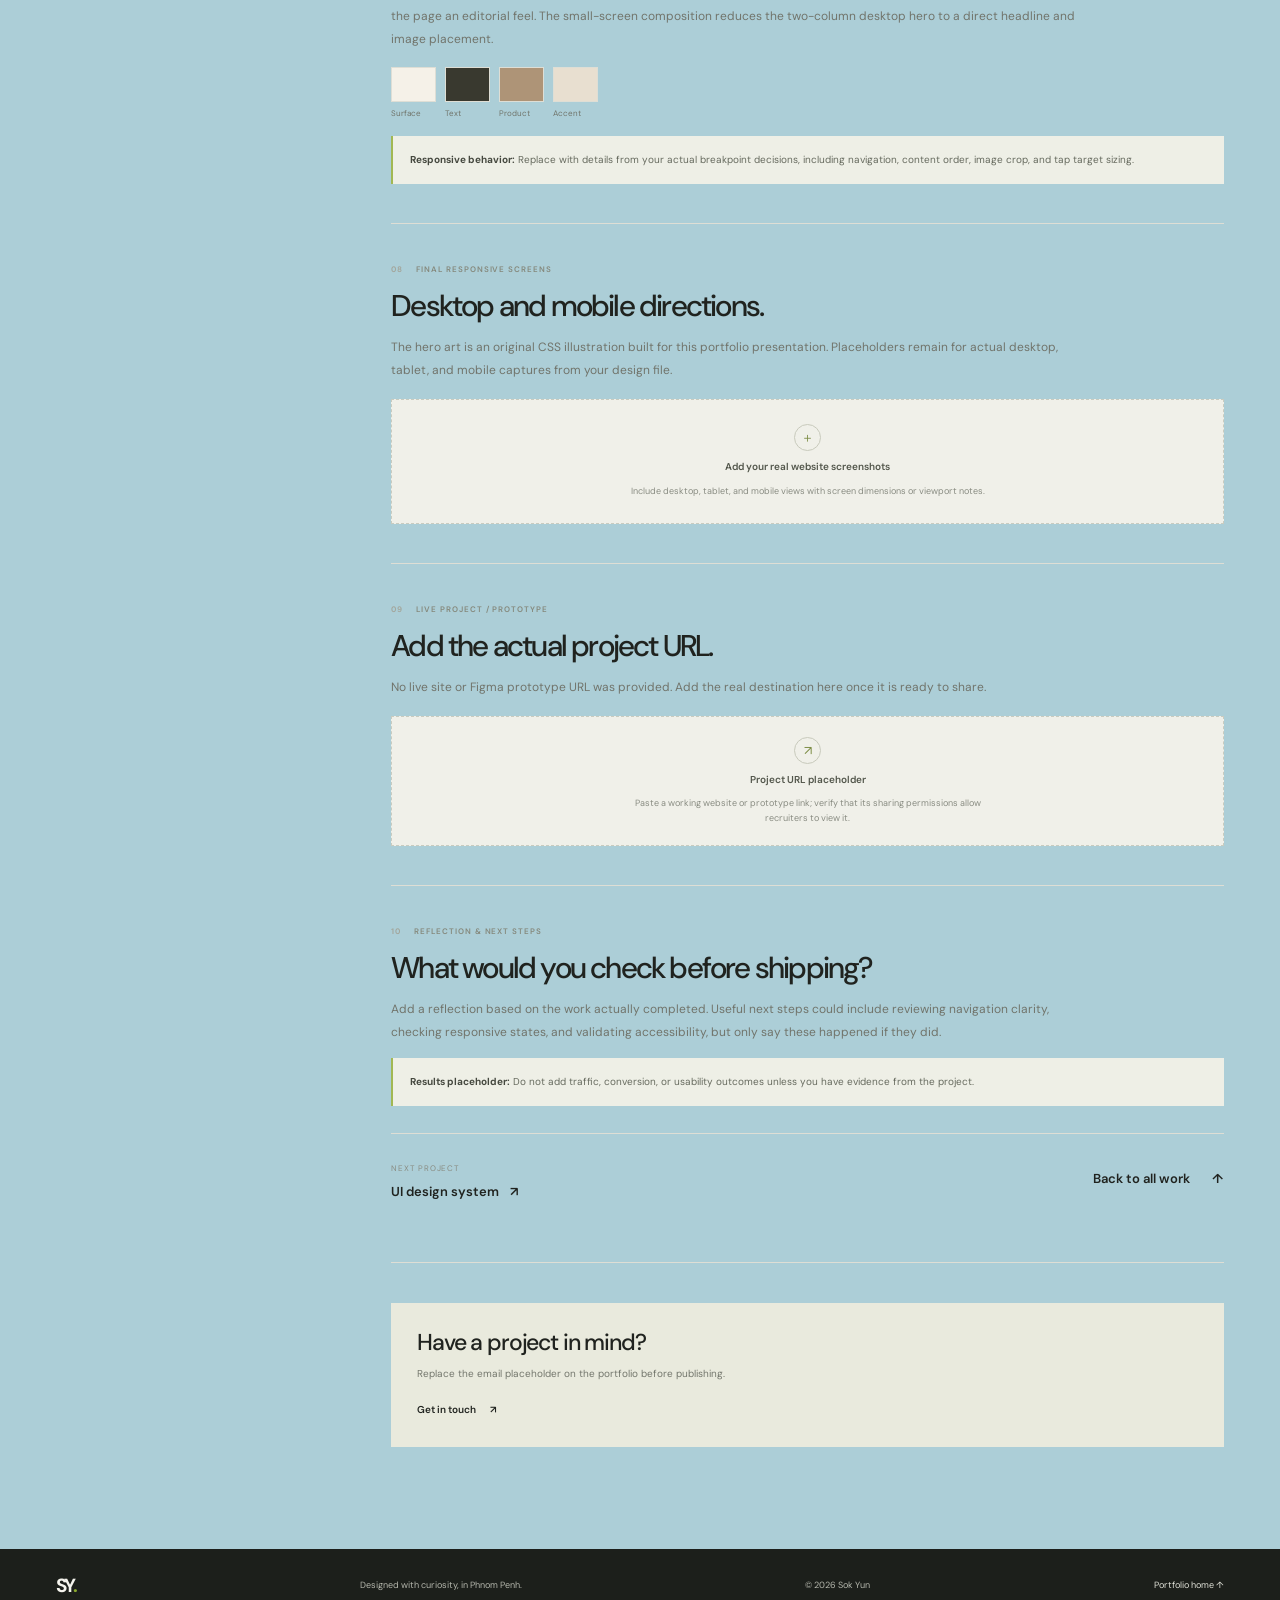
<file: projects/website-design.html>
<!doctype html>
<html lang="en">
<head>
  <meta charset="utf-8"><meta name="viewport" content="width=device-width, initial-scale=1"><meta name="theme-color" content="#f6f5f0">
  <meta name="description" content="Responsive website design concept by Sok Yun, exploring an editorial storefront across screen sizes.">
  <title>Responsive Website Design — Sok Yun</title>
  <link rel="icon" type="image/svg+xml" href="../assets/icons/favicon.svg">
  <link rel="preconnect" href="https://fonts.googleapis.com"><link rel="preconnect" href="https://fonts.gstatic.com" crossorigin>
  <link href="https://fonts.googleapis.com/css2?family=DM+Sans:wght@400;500;600;700&family=DM+Serif+Display:ital@0;1&display=swap" rel="stylesheet">
  <link href="https://cdn.jsdelivr.net/npm/bootstrap@5.3.3/dist/css/bootstrap.min.css" rel="stylesheet" integrity="sha384-QWTKZyjpPEjISv5WaRU9OFeRpok6YctnYmDr5pNlyT2bRjXh0JMhjY6hW+ALEwIH" crossorigin="anonymous"><link rel="stylesheet" href="../css/style.css">
</head>
<body>
  <a class="skip-link" href="#main">Skip to content</a><header class="site-header"><nav class="navbar navbar-expand-lg container site-nav" aria-label="Main navigation"><a class="navbar-brand brand-mark" href="../index.html#top" aria-label="Sok Yun, home">SY<span>.</span></a><button class="navbar-toggler menu-toggle" type="button" aria-controls="primary-menu" aria-expanded="false" aria-label="Open navigation menu"><span></span><span></span></button><div class="navbar-collapse nav-panel" id="primary-menu"><ul class="navbar-nav ms-auto align-items-lg-center"><li class="nav-item"><a class="nav-link" href="../index.html#work">Selected work</a></li><li class="nav-item"><a class="nav-link" href="../index.html#about">About</a></li><li class="nav-item"><a class="nav-link" href="../index.html#approach">My approach</a></li><li class="nav-item"><a class="nav-link" href="../index.html#contact">Contact</a></li><li class="nav-item nav-connect"><a class="button button-small button-dark" href="../index.html#contact">Let’s connect <span>↗</span></a></li></ul></div></nav></header>
  <main id="main">
    <section class="case-header"><div class="container"><div class="breadcrumb-line"><a href="../index.html#work">Selected work</a><span>/</span><span>Project 02</span></div><p class="case-kicker">Web design · Responsive UI</p><h1 class="case-title">A calmer way<br>to <em>browse.</em></h1><p class="case-deck">A responsive storefront concept exploring how an editorial visual direction can sit alongside a straightforward browsing experience. The product context and objective below are placeholders to replace with the actual project brief.</p><div class="case-meta-row"><div class="case-meta"><span>Project type</span><span>Responsive website concept</span></div><div class="case-meta"><span>Role</span><span>UX/UI design · confirm scope</span></div><div class="case-meta"><span>Tools</span><span>Add actual tools</span></div><div class="case-meta"><span>Project URL</span><span>Not provided yet</span></div></div></div></section>
    <section class="case-hero-visual case-web-visual" role="img" aria-label="Responsive storefront concept across desktop and mobile"><span class="case-visual-label">RESPONSIVE WEBSITE / CONCEPT</span><span class="case-visual-index">DESKTOP → MOBILE</span><div class="case-web-large"><div class="web-nav"><b>OBJECTS<br>FOR LIVING</b><span>Shop&nbsp;&nbsp;&nbsp; Journal&nbsp;&nbsp;&nbsp; About</span><i>Bag (0)</i></div><div class="web-hero-copy"><small>MADE TO BE KEPT</small><b>Room for<br><em>everyday</em><br>rituals.</b><span>Explore the collection&nbsp; ↗</span></div><div class="web-still-life"><div class="still-vase"></div><div class="still-book"></div><div class="still-orb"></div><small>01 — OBJECTS WITH INTENTION</small></div><div class="web-footer-line">A more considered home&nbsp; · &nbsp;Collection / 2026</div></div><div class="case-web-mobile"><div class="mobile-web-screen"><div class="mobile-web-top"><b>OBJECTS<br>FOR LIVING</b><span>☰</span></div><small>MADE TO BE KEPT</small><strong>Room for<br><em>everyday</em><br>rituals.</strong><div class="mobile-vase"></div><span>Explore collection ↗</span></div></div></section>
    <div class="case-content"><div class="container case-content-grid"><aside class="case-sidebar"><p class="eyebrow">In this case study</p><nav class="case-sidebar-nav" aria-label="Case study sections"><a href="#overview">Overview</a><a href="#problem">Problem framing</a><a href="#audience">Audience & needs</a><a href="#process">UX approach</a><a href="#flow">Navigation</a><a href="#wireframes">Wireframes</a><a href="#decisions">Visual decisions</a><a href="#screens">Responsive screens</a><a href="#prototype">Project URL</a><a href="#reflection">Reflection</a></nav></aside><article class="case-article">
      <section class="case-section" id="overview"><div class="case-section-label"><span>01</span> PROJECT OVERVIEW</div><h2>An editorial storefront, composed for multiple screens.</h2><p>This visual direction pairs warm product imagery, restrained typography, and a clear navigation hierarchy. The storefront name and product imagery shown are generic concept placeholders, not a client or commercial brand.</p><ul class="case-list"><li><b>Objective</b>Placeholder — add the actual design objective and brief.</li><li><b>Role</b>Placeholder — clarify the parts you owned and collaborated on.</li><li><b>Tools</b>Placeholder — list only tools used in the project.</li><li><b>Deliverables</b>Responsive layouts shown as a concept preview; replace with project exports.</li></ul></section>
      <section class="case-section" id="problem"><div class="case-section-label"><span>02</span> PROBLEM FRAMING</div><h2>Give a browsing page both character and direction.</h2><p>For this concept, the layout explores a common design tension: creating an engaging first impression while keeping the path into a collection visible. Add the real project problem and constraints here before presenting this as case study rationale.</p><div class="case-note"><strong>Design question placeholder:</strong> How might the website introduce a product collection in an expressive way while helping visitors understand where to browse next?</div></section>
      <section class="case-section" id="audience"><div class="case-section-label"><span>03</span> AUDIENCE & NEEDS</div><h2>Add the intended audience and context.</h2><p>The intended audience and any research supporting it have not been provided. Replace this section with the actual audience, their needs, and the source of those insights.</p><ul class="case-list"><li><b>Audience</b>Add the user group or business audience the website serves.</li><li><b>Key needs</b>Add verified content, navigation, and shopping needs from the brief or research.</li></ul></section>
      <section class="case-section" id="process"><div class="case-section-label"><span>04</span> UX APPROACH</div><h2>Structure the browsing experience before polishing it.</h2><p>Use this outline to describe the process you actually followed. Remove steps that did not happen and include real artifacts, constraints, and decisions.</p><ul class="case-list"><li><b>Understand</b>Record the website goal, content, and target audience.</li><li><b>Structure</b>Group pages and define navigation labels and priority.</li><li><b>Design</b>Explore hierarchy, responsive layouts, and reusable patterns.</li><li><b>Refine</b>Check behavior at smaller widths and review the interaction details.</li></ul></section>
      <section class="case-section" id="flow"><div class="case-section-label"><span>05</span> NAVIGATION & INFORMATION ARCHITECTURE</div><h2>A lightweight route into the collection.</h2><p>The navigation shown is a starter concept. Replace labels and page hierarchy with the actual sitemap or user flow.</p><div class="flow-strip"><div class="flow-node"><small>ENTRY</small>Home</div><div class="flow-node"><small>BROWSE</small>Collection</div><div class="flow-node"><small>DETAIL</small>Product</div><div class="flow-node"><small>DECIDE</small>Bag</div><div class="flow-node"><small>CONTINUE</small>Checkout</div></div></section>
      <section class="case-section" id="wireframes"><div class="case-section-label"><span>06</span> WIREFRAMES</div><h2>Wireframe files to add.</h2><p>No project wireframes were supplied. Replace these simple visual placeholders with actual early layouts and notes about what changed during iteration.</p><div class="wireframe-board"><div><div class="wireframe"><span></span><i></i><b></b><small></small></div><div class="wireframe-label">Desktop / home</div></div><div><div class="wireframe"><span></span><b></b><i></i><small></small></div><div class="wireframe-label">Collection / browse</div></div><div><div class="wireframe"><span></span><i></i><b></b><small></small></div><div class="wireframe-label">Mobile / home</div></div></div></section>
      <section class="case-section" id="decisions"><div class="case-section-label"><span>07</span> VISUAL DIRECTION & DECISIONS</div><h2>Warm materials, open space, useful navigation.</h2><p>The concept uses a quiet paper tone, a serif accent in display copy, compact navigation, and a still-life illustration to give the page an editorial feel. The small-screen composition reduces the two-column desktop hero to a direct headline and image placement.</p><div class="visual-token-row"><span class="visual-token"><i style="--swatch:#f5f1e8"></i>Surface</span><span class="visual-token"><i style="--swatch:#39392f"></i>Text</span><span class="visual-token"><i style="--swatch:#ae9477"></i>Product</span><span class="visual-token"><i style="--swatch:#e8dfd0"></i>Accent</span></div><div class="case-note"><strong>Responsive behavior:</strong> Replace with details from your actual breakpoint decisions, including navigation, content order, image crop, and tap target sizing.</div></section>
      <section class="case-section" id="screens"><div class="case-section-label"><span>08</span> FINAL RESPONSIVE SCREENS</div><h2>Desktop and mobile directions.</h2><p>The hero art is an original CSS illustration built for this portfolio presentation. Placeholders remain for actual desktop, tablet, and mobile captures from your design file.</p><div class="placeholder-block"><span>＋</span><b>Add your real website screenshots</b><small>Include desktop, tablet, and mobile views with screen dimensions or viewport notes.</small></div></section>
      <section class="case-section" id="prototype"><div class="case-section-label"><span>09</span> LIVE PROJECT / PROTOTYPE</div><h2>Add the actual project URL.</h2><p>No live site or Figma prototype URL was provided. Add the real destination here once it is ready to share.</p><div class="placeholder-block"><span>↗</span><b>Project URL placeholder</b><small>Paste a working website or prototype link; verify that its sharing permissions allow recruiters to view it.</small></div></section>
      <section class="case-section" id="reflection"><div class="case-section-label"><span>10</span> REFLECTION & NEXT STEPS</div><h2>What would you check before shipping?</h2><p>Add a reflection based on the work actually completed. Useful next steps could include reviewing navigation clarity, checking responsive states, and validating accessibility, but only say these happened if they did.</p><div class="case-note"><strong>Results placeholder:</strong> Do not add traffic, conversion, or usability outcomes unless you have evidence from the project.</div><div class="case-next"><div><span>NEXT PROJECT</span><br><a href="design-system.html">UI design system <span>↗</span></a></div><a class="text-link" href="../index.html#work">Back to all work <span>↑</span></a></div></section>
      <div class="case-footer-cta"><h2>Have a project in mind?</h2><p>Replace the email placeholder on the portfolio before publishing.</p><a class="text-link" href="../index.html#contact">Get in touch <span>↗</span></a></div>
    </article></div></div>
  </main><footer class="site-footer"><div class="container footer-inner"><a class="brand-mark" href="../index.html#top">SY<span>.</span></a><span>Designed with curiosity, in Phnom Penh.</span><span>© <span class="current-year">2026</span> Sok Yun</span><a href="../index.html#top" class="back-top">Portfolio home ↑</a></div></footer><script src="../js/script.js" defer></script>
</body></html>
</file>
<file: css/style.css>
:root {
  --paper: #acced7;
  --ink: #20231f;
  --muted: #777a71;
  --line: #deded5;
  --lime: #d5f36a;
  --sage: #e9e9df;
  --lavender: #e5e1f3;
  --peach: #efc8aa;
  --serif: "DM Serif Display", Georgia, serif;
  --sans: "DM Sans", Arial, sans-serif;
  --nav-height: 82px;
}

* { box-sizing: border-box; }
html { scroll-behavior: smooth; scroll-padding-top: calc(var(--nav-height) + 18px); }
body { margin: 0; background: var(--paper); color: var(--ink); font-family: var(--sans); font-size: 15px; line-height: 1.65; -webkit-font-smoothing: antialiased; }
img, svg { max-width: 100%; }
a { color: inherit; text-decoration: none; }
a:focus-visible, button:focus-visible { outline: 2px solid #526d14; outline-offset: 4px; }
::selection { color: var(--ink); background: var(--lime); }
.container { max-width: 1192px; }
.skip-link { position: fixed; z-index: 3000; top: 10px; left: 10px; padding: 10px 14px; background: var(--lime); color: var(--ink); transform: translateY(-160%); }
.skip-link:focus { transform: translateY(0); }
.site-header { position: sticky; z-index: 1000; top: 0; height: var(--nav-height); background: rgb(246 245 240 / 94%); border-bottom: 1px solid rgb(32 35 31 / 7%); backdrop-filter: blur(14px); }
.site-nav { height: 100%; padding-top: 0; padding-bottom: 0; }
.brand-mark { color: var(--ink); font-size: 23px; font-weight: 700; letter-spacing: -.08em; line-height: 1; }
.brand-mark span { color: #8aa82e; }
.site-nav .navbar-nav { gap: 30px; }
.site-nav .nav-link { color: #55584f; font-size: 12px; font-weight: 500; letter-spacing: .015em; padding: 10px 0; transition: color .2s ease; }
.site-nav .nav-link:hover { color: #728d26; }
.nav-connect { margin-left: 8px; }
.button { display: inline-flex; align-items: center; justify-content: center; gap: 22px; min-height: 50px; padding: 0 20px; border: 1px solid transparent; border-radius: 3px; font-size: 12px; font-weight: 600; letter-spacing: .015em; transition: transform .2s ease, background .2s ease, color .2s ease; }
.button:hover { transform: translateY(-2px); }
.button-dark { background: var(--ink); color: #fff; }
.button-dark:hover { color: var(--ink); background: var(--lime); }
.button-small { min-height: 38px; gap: 13px; padding: 0 15px; font-size: 11px; }
.button-lime { background: var(--lime); color: var(--ink); min-width: 160px; }
.button-lime:hover { background: #e4ff86; }
.menu-toggle { display: none; border: 0; box-shadow: none !important; padding: 9px 3px 9px 9px; }
.menu-toggle span { display: block; width: 22px; height: 1px; margin: 5px 0; background: var(--ink); transition: transform .2s ease; }
.menu-toggle[aria-expanded="true"] span:first-child { transform: translateY(3px) rotate(45deg); }
.menu-toggle[aria-expanded="true"] span:last-child { transform: translateY(-3px) rotate(-45deg); }
.section-shell { position: relative; }
.hero { overflow: hidden; padding: 70px 0 24px; }
.hero-grid { display: grid; grid-template-columns: minmax(0, .91fr) minmax(440px, 1.09fr); align-items: center; min-height: 635px; gap: 30px; }
.hero-copy { z-index: 2; padding: 16px 0 30px; }
.eyebrow { display: flex; align-items: center; gap: 10px; margin: 0 0 27px; color: #696d63; font-size: 10px; font-weight: 600; letter-spacing: .11em; line-height: 1.4; text-transform: uppercase; }
.status-dot { width: 7px; height: 7px; border-radius: 50%; background: #92ae3e; box-shadow: 0 0 0 4px #92ae3e1d; }
h1, h2, h3, h4, p { margin-top: 0; }
.hero h1 { margin-bottom: 25px; font-size: clamp(48px, 5.3vw, 70px); font-weight: 500; letter-spacing: -.075em; line-height: .99; }
h1 em, h2 em, h3 em, .feature-art-copy em, .web-hero-copy em, .system-board-title em { font-family: var(--serif); font-weight: 400; letter-spacing: -.045em; }
.hero h1 em { color: #7c862f; font-size: 1.08em; }
.hero-intro { max-width: 445px; margin-bottom: 27px; color: #65695f; font-size: 14px; line-height: 1.8; }
.hero-actions { display: flex; align-items: center; gap: 25px; }
.text-link { display: inline-flex; align-items: center; gap: 14px; font-size: 12px; font-weight: 600; }
.text-link span { transition: transform .2s ease; }
.text-link:hover span { transform: translate(3px, -2px); }
.hero-meta { display: flex; gap: 34px; margin-top: 47px; padding-top: 17px; border-top: 1px solid var(--line); color: #4e514a; font-size: 11px; }
.hero-meta div { display: grid; gap: 3px; }
.meta-label { color: #96998f; font-size: 9px; font-weight: 600; letter-spacing: .1em; text-transform: uppercase; }
.hero-art { position: relative; height: 595px; overflow: visible; isolation: isolate; }
.hero-art::before { position: absolute; z-index: -2; inset: 38px 5px 8px 12px; border-radius: 48% 48% 46% 47%; background: #e9e9dc; content: ""; transform: rotate(-7deg); }
.hero-art::after { position: absolute; z-index: -1; right: 12%; bottom: 4%; width: 140px; height: 140px; border: 1px solid #b6bb9d; border-radius: 50%; content: ""; }
.hero-art-note { position: absolute; z-index: 4; top: 20px; right: 3%; display: flex; gap: 18px; color: #767a6d; font-size: 9px; letter-spacing: .1em; text-transform: uppercase; }
.hero-art-note span:first-child { color: #31352a; }
.hero-orbit { position: absolute; z-index: -1; border: 1px solid #d2d3c6; border-radius: 50%; }
.orbit-one { top: 50px; left: 10%; width: 360px; height: 430px; transform: rotate(26deg); }
.orbit-two { top: 94px; left: 25%; width: 360px; height: 430px; transform: rotate(-19deg); }
.device { position: absolute; z-index: 1; padding: 7px; overflow: hidden; border: 1px solid #292c28; border-radius: 32px; background: #1e211e; box-shadow: 0 27px 55px #262a1c2a, 0 5px 14px #262a1c18; }
.device-screen { position: relative; height: 100%; overflow: hidden; border-radius: 25px; background: #fbfaf7; color: #22251f; }
.hero-device-home { top: 66px; left: 10%; width: 257px; height: 500px; transform: rotate(-6deg); }
.hero-device-map { top: 118px; right: 0; width: 222px; height: 430px; transform: rotate(7deg); }
.status-bar { display: flex; justify-content: space-between; padding: 10px 15px 5px; font-size: 8px; font-weight: 700; line-height: 1; }
.app-header { display: flex; justify-content: space-between; align-items: center; padding: 7px 16px 0; }
.app-wordmark { font-size: 19px; font-weight: 700; letter-spacing: -.09em; }
.app-wordmark span { color: #99b843; }
.mini-avatar { display: grid; width: 25px; height: 25px; place-items: center; border-radius: 50%; background: #e6e4db; font-size: 9px; font-weight: 700; }
.avatar-lime { background: var(--lime); }
.welcome-kicker { margin: 18px 16px 6px; color: #93958d; font-size: 7px; font-weight: 700; letter-spacing: .11em; }
.home-screen h2 { margin: 0 16px 14px; font-size: 23px; font-weight: 600; letter-spacing: -.06em; line-height: 1.12; }
.home-screen h2 span { color: #93ad3e; font-size: 16px; }
.home-search { display: flex; align-items: center; gap: 9px; height: 39px; margin: 0 15px; padding: 0 10px; border: 1px solid #e6e5de; border-radius: 7px; color: #73766e; font-size: 8px; }
.home-search > span:first-child { font-size: 17px; }
.home-search b { display: grid; width: 22px; height: 22px; margin-left: auto; place-items: center; border-radius: 5px; background: var(--lime); color: var(--ink); font-size: 13px; }
.quick-row { display: flex; justify-content: space-between; margin: 14px 24px 15px; text-align: center; }
.quick-row > div { display: grid; justify-items: center; gap: 4px; }
.quick-icon { display: grid; width: 32px; height: 32px; place-items: center; border-radius: 9px; font-size: 14px; }
.lime-icon { background: #edf5d9; }.lavender-icon { background: var(--lavender); }.peach-icon { background: #f3e6db; }
.quick-row small { color: #676a63; font-size: 7px; }
.section-mini-head { display: flex; justify-content: space-between; margin: 0 16px 7px; font-size: 8px; }.section-mini-head span { color: #8b9e51; font-size: 7px; }
.place-card { display: flex; align-items: center; gap: 8px; margin: 0 13px 7px; padding: 7px 8px; border: 1px solid #eeede7; border-radius: 6px; }
.place-icon { display: grid; width: 25px; height: 25px; flex: 0 0 auto; place-items: center; border-radius: 6px; background: #f5e4d7; font-size: 10px; }.place-icon-sage { background: #e9ebdd; }
.place-card > span:nth-child(2) { display: grid; gap: 1px; }.place-card b { font-size: 7px; font-weight: 600; line-height: 1.4; }.place-card small { color: #91938c; font-size: 6px; }.place-arrow { margin-left: auto; color: #989b91; font-size: 16px; }
.promo-card { position: relative; display: grid; gap: 4px; margin: 9px 13px 0; padding: 10px 12px; overflow: hidden; border-radius: 7px; background: #e9ebdc; }
.promo-card small { z-index: 1; color: #727766; font-size: 6px; letter-spacing: .1em; }.promo-card b { z-index: 1; font-size: 12px; line-height: 1.18; letter-spacing: -.03em; }.promo-sun { position: absolute; top: -14px; right: 10px; color: #c5d49a; font-size: 65px; }
.app-tabbar { position: absolute; right: 0; bottom: 15px; left: 0; display: flex; justify-content: space-around; padding: 8px 5px 0; border-top: 1px solid #eeede7; color: #8d8f88; text-align: center; font-size: 12px; }.app-tabbar span { display: grid; justify-items: center; gap: 2px; }.app-tabbar small { font-size: 6px; }.app-tabbar .tab-active { color: #7d9639; }
.device-homebar { position: absolute; bottom: 5px; left: 50%; width: 48px; height: 3px; border-radius: 4px; background: #343630; transform: translateX(-50%); }
.map-screen { background: #f8f7f1; }.map-top { position: absolute; z-index: 2; top: 27px; right: 12px; left: 12px; display: flex; align-items: center; justify-content: space-between; font-size: 9px; }.round-back { display: grid; width: 25px; height: 25px; place-items: center; border-radius: 50%; background: white; font-size: 20px; line-height: 1; }.map-top strong { font-size: 10px; }.map-top .mini-avatar { width: 22px; height: 22px; }
.map-canvas { position: absolute; top: 57px; right: 0; left: 0; height: 194px; overflow: hidden; background-color: #e9ebdf; background-image: linear-gradient(31deg, transparent 47%, #fff9 48%, #fff9 51%, transparent 52%), linear-gradient(105deg, transparent 45%, #fff9 46%, #fff9 49%, transparent 50%); background-size: 72px 57px, 90px 78px; }
.map-street { position: absolute; height: 5px; background: #fbfaf4; box-shadow: 0 0 0 1px #dfe0d6; }.street-a { top: 70px; left: -5px; width: 250px; transform: rotate(-25deg); }.street-b { top: 124px; left: 15px; width: 260px; transform: rotate(24deg); }.street-c { top: 60px; left: 95px; width: 200px; transform: rotate(81deg); }.map-park { position: absolute; top: 15px; right: 13px; width: 55px; height: 42px; border-radius: 50% 10% 50% 20%; background: #d6e1c1; transform: rotate(19deg); }.map-route { position: absolute; top: 70px; left: 50px; width: 80px; height: 68px; border-right: 2px dashed #849b49; border-bottom: 2px dashed #849b49; border-radius: 0 0 18px 0; transform: rotate(-24deg); }.map-pin { position: absolute; z-index: 1; display: grid; width: 20px; height: 20px; place-items: center; border: 3px solid white; border-radius: 50% 50% 50% 0; background: #99b543; color: white; font-size: 7px; box-shadow: 0 2px 5px #35392d33; transform: rotate(-45deg); }.pin-start { top: 74px; left: 44px; }.pin-end { top: 133px; left: 118px; background: #302f29; }.map-label { position: absolute; color: #777c70; font-size: 6px; }.label-one { top: 38px; left: 20px; }.label-two { right: 8px; bottom: 42px; }
.destination-sheet { position: absolute; z-index: 2; right: 0; bottom: 12px; left: 0; padding: 11px 12px 18px; border-radius: 13px 13px 0 0; background: #fffefa; box-shadow: 0 -5px 18px #30322512; }.sheet-handle { width: 27px; height: 3px; margin: 0 auto 9px; border-radius: 9px; background: #deded6; }.micro-label { display: block; margin-bottom: 6px; color: #a0a195; font-size: 6px; font-weight: 700; letter-spacing: .1em; }.search-line { display: flex; align-items: center; gap: 6px; height: 30px; margin-bottom: 8px; padding: 0 7px; border: 1px solid #e4e5da; border-radius: 5px; font-size: 7px; }.search-line > span:first-child { font-size: 15px; }.search-line i { margin-left: auto; color: #92958b; font-size: 12px; font-style: normal; }.recent-line { display: flex; align-items: center; gap: 7px; padding: 5px 0; border-bottom: 1px solid #f0efe9; }.recent-icon { display: grid; width: 23px; height: 23px; place-items: center; border-radius: 50%; background: #f1f1e8; font-size: 10px; }.recent-line > span:nth-child(2) { display: grid; gap: 1px; }.recent-line b { font-size: 6.5px; font-weight: 600; }.recent-line small { color: #999b91; font-size: 5.5px; }.recent-time { margin-left: auto; color: #797c70; font-size: 6px; }.mock-button { display: flex; width: 100%; align-items: center; justify-content: space-between; margin-top: 9px; padding: 8px 10px; border: 0; border-radius: 5px; background: var(--lime); font-family: inherit; font-size: 7px; font-weight: 700; }.mock-button span { font-size: 13px; }
.hero-sticker { position: absolute; z-index: 5; top: 155px; right: -1%; display: grid; width: 101px; height: 101px; align-content: center; justify-content: center; border-radius: 50%; background: var(--lime); font-size: 10px; font-weight: 600; line-height: 1.15; transform: rotate(11deg); }.hero-sticker em { font-family: var(--serif); font-size: 17px; font-weight: 400; }
.floating-caption { position: absolute; z-index: 3; right: 4%; bottom: 13px; display: flex; align-items: center; gap: 10px; color: #72766a; font-family: var(--serif); font-size: 12px; line-height: 1.2; }.caption-line { width: 27px; height: 1px; background: #8a8e7f; }
.hero-bottom { display: flex; justify-content: space-between; padding-top: 18px; border-top: 1px solid var(--line); color: #909288; font-size: 9px; letter-spacing: .08em; text-transform: uppercase; }.hero-bottom a { color: #55594f; }.hero-bottom a span { margin-left: 12px; }

.work-section { padding: 122px 0 112px; }
.section-heading { display: flex; align-items: end; justify-content: space-between; gap: 40px; margin-bottom: 48px; }
.section-heading .eyebrow { margin-bottom: 22px; }.eyebrow-number { color: #a0a296; }
.section-heading h2, .about-copy h2, .toolkit-grid h2 { margin-bottom: 0; font-size: clamp(39px, 4.25vw, 56px); font-weight: 500; letter-spacing: -.07em; line-height: 1.03; }
.section-heading h2 em, .about-copy h2 em, .toolkit-grid h2 em { color: #7a842e; }
.section-intro { max-width: 345px; margin: 0 2% 7px 0; color: #70736a; font-size: 13px; line-height: 1.8; }
.project-feature { display: grid; grid-template-columns: minmax(0, 1.23fr) minmax(300px, .77fr); min-height: 518px; overflow: hidden; border: 1px solid #dcded2; background: #e9ebdf; }
.feature-visual { position: relative; min-height: 518px; overflow: hidden; background: #e5e8d6; }
.feature-visual::before { position: absolute; top: 85px; left: 24%; width: 395px; height: 395px; border: 1px solid #c4c8ad; border-radius: 50%; content: ""; }.feature-visual::after { position: absolute; top: 143px; left: 32%; width: 315px; height: 315px; border: 1px solid #cbd0b5; border-radius: 50%; content: ""; }
.feature-topline { position: absolute; z-index: 3; top: 24px; right: 25px; left: 25px; display: flex; justify-content: space-between; color: #7b806e; font-size: 8px; font-weight: 600; letter-spacing: .1em; }
.feature-art-copy { position: absolute; z-index: 2; top: 135px; left: 9%; }.feature-tag { display: inline-block; margin-bottom: 18px; padding: 6px 9px; border: 1px solid #c7cbb5; border-radius: 50px; color: #676c59; font-size: 8px; }.feature-art-copy h3 { margin-bottom: 12px; font-size: 42px; font-weight: 500; letter-spacing: -.08em; line-height: .98; }.feature-art-copy em { color: #79873c; }.feature-art-copy p { color: #777b6d; font-size: 9px; }
.feature-phone { position: absolute; z-index: 2; top: 103px; right: 11%; width: 216px; height: 395px; padding: 6px; border: 1px solid #242722; border-radius: 25px; background: #20231f; box-shadow: 0 25px 45px #343a2527; transform: rotate(7deg); }.phone-shell-screen { position: relative; height: 100%; overflow: hidden; border-radius: 19px; background: #fbfaf6; }.phone-shell-screen .status-bar { padding: 8px 12px 4px; font-size: 7px; }.pass-header { display: flex; align-items: center; justify-content: space-between; padding: 5px 12px; }.pass-logo { color: #23251f; font-size: 18px; font-weight: 700; letter-spacing: -.1em; }.pass-logo span { color: #93ae3e; }.pass-avatar { display: grid; width: 22px; height: 22px; place-items: center; border-radius: 50%; background: #ebeddf; font-size: 8px; }.pass-greeting { margin: 12px 13px 4px; color: #85897d; font-size: 6px; font-weight: 700; letter-spacing: .12em; }.phone-shell-screen h4 { margin: 0 13px 10px; font-size: 23px; font-weight: 600; letter-spacing: -.07em; line-height: 1.05; }.pass-search { display: flex; align-items: center; gap: 7px; height: 34px; margin: 0 11px 10px; padding: 0 8px; border: 1px solid #e6e6dc; border-radius: 5px; color: #84877e; font-size: 7px; }.pass-search > span:first-child { font-size: 15px; }.pass-search b { margin-left: auto; color: #72833b; font-size: 12px; }.mini-map { position: relative; height: 118px; margin: 0 11px 12px; overflow: hidden; border-radius: 6px; background: #e9ecdf; background-image: linear-gradient(48deg, transparent 47%, #fff9 48%, #fff9 51%, transparent 52%), linear-gradient(100deg, transparent 46%, #fff9 47%, #fff9 50%, transparent 51%); background-size: 60px 47px, 82px 62px; }.mini-map-road { position: absolute; height: 4px; background: #fff; box-shadow: 0 0 0 1px #dadfd0; }.road-1 { top: 44px; left: -3px; width: 180px; transform: rotate(-22deg); }.road-2 { top: 78px; left: 9px; width: 160px; transform: rotate(29deg); }.mini-map-park { position: absolute; top: 4px; right: 4px; width: 49px; height: 40px; border-radius: 50%; background: #d3e0bf; }.mini-route { position: absolute; top: 38px; left: 37px; width: 66px; height: 48px; border-right: 2px dashed #819b46; border-bottom: 2px dashed #819b46; border-radius: 0 0 13px 0; transform: rotate(-18deg); }.mini-pin { position: absolute; top: 80px; left: 96px; color: #8ba83f; font-size: 12px; }.mini-map small { position: absolute; right: 8px; bottom: 8px; color: #777b6d; font-size: 6px; }.pass-section-label { display: flex; justify-content: space-between; margin: 0 13px 7px; color: #74786c; font-size: 6px; font-weight: 700; letter-spacing: .08em; }.pass-section-label span { color: #99a57b; }.pass-shortcuts { display: flex; justify-content: space-around; color: #73766a; font-size: 6px; text-align: center; }.pass-shortcuts span { display: grid; gap: 4px; }.pass-shortcuts i { display: grid; width: 27px; height: 27px; place-items: center; border-radius: 7px; background: #edf1e0; color: #596631; font-size: 11px; font-style: normal; }.pass-shortcuts span:nth-child(2) i { background: #e9e5f4; }.pass-shortcuts span:nth-child(3) i { background: #f5e7d9; }.pass-nav { position: absolute; right: 0; bottom: 12px; left: 0; display: flex; justify-content: space-around; padding-top: 6px; border-top: 1px solid #efeee8; color: #888b81; text-align: center; font-size: 11px; }.pass-nav span { display: grid; }.pass-nav small { font-size: 5.5px; }.pass-nav .selected { color: #78913b; }.feature-side-note { position: absolute; z-index: 3; right: 8%; bottom: 27px; display: flex; align-items: center; gap: 9px; color: #676d5a; font-size: 8px; letter-spacing: .04em; }.feature-side-note span:first-child { display: grid; width: 21px; height: 21px; place-items: center; border: 1px solid #aeb699; border-radius: 50%; }.feature-decoration { position: absolute; right: -15px; bottom: -105px; color: #d9ddc5; font-family: var(--serif); font-size: 270px; line-height: 1; }
.feature-info { display: flex; flex-direction: column; align-items: flex-start; justify-content: center; padding: 50px clamp(26px, 4vw, 56px); background: #f0f0e9; }.project-number { display: flex; width: 100%; justify-content: space-between; color: #777b70; font-size: 9px; font-weight: 600; letter-spacing: .1em; }.project-number span { color: #999b91; font-size: 8px; font-weight: 500; }.feature-info h3 { margin: 29px 0 13px; font-size: 37px; font-weight: 500; letter-spacing: -.07em; line-height: 1.02; }.project-summary { max-width: 340px; margin-bottom: 21px; color: #74776d; font-size: 12px; line-height: 1.8; }.tag-list { display: flex; flex-wrap: wrap; gap: 6px; margin: 0 0 22px; }.tag-list span { padding: 5px 9px; border: 1px solid #d9dad0; border-radius: 30px; color: #686b62; font-size: 8px; }.arrow-link { padding-bottom: 4px; border-bottom: 1px solid #aeb0a4; }.placeholder-note { max-width: 300px; margin: 24px 0 0; color: #92948a; font-size: 9px; line-height: 1.6; }
.project-grid { display: grid; grid-template-columns: 1fr 1fr; gap: 22px; margin-top: 22px; }.project-card { overflow: hidden; border: 1px solid var(--line); background: #f2f1ec; }.project-card-link { display: block; height: 100%; }.project-card-link:focus-visible { outline-offset: -5px; }.web-preview, .system-preview { position: relative; height: 363px; overflow: hidden; }.web-preview { background: #e8dfd0; }.web-browser { position: absolute; z-index: 2; top: 22px; left: 8%; display: flex; width: 80%; height: 21px; align-items: center; gap: 4px; padding: 0 8px; border-radius: 4px 4px 0 0; background: #f8f5ee; }.web-browser > span { width: 4px; height: 4px; border-radius: 50%; background: #c9c1b1; }.web-browser small { margin-left: 8px; color: #9b9489; font-size: 6px; }.web-site { position: absolute; top: 43px; left: 8%; width: 80%; height: 300px; overflow: hidden; background: #f5f1e8; box-shadow: 0 12px 24px #53493617; }.web-nav { display: flex; align-items: center; justify-content: space-between; height: 45px; padding: 0 20px; border-bottom: 1px solid #e2ddd1; color: #49463d; font-size: 6px; }.web-nav b { font-size: 7px; line-height: 1.1; letter-spacing: .09em; }.web-nav i { font-size: 6px; font-style: normal; }.web-hero-copy { position: absolute; z-index: 2; top: 73px; left: 8%; display: grid; gap: 8px; }.web-hero-copy small { color: #817a69; font-size: 6px; letter-spacing: .14em; }.web-hero-copy b { color: #39392f; font-size: 29px; font-weight: 500; letter-spacing: -.08em; line-height: .96; }.web-hero-copy em { color: #9d765a; }.web-hero-copy span { margin-top: 3px; color: #555448; font-size: 6px; }.web-still-life { position: absolute; top: 89px; right: 6%; width: 44%; height: 170px; background: #e8dfd0; }.still-vase { position: absolute; z-index: 2; right: 29%; bottom: 21px; width: 37px; height: 82px; border-radius: 38% 38% 20% 20% / 28% 28% 12% 12%; background: #ae9477; box-shadow: inset -7px 0 #9e8367; }.still-vase::before { position: absolute; top: -15px; left: 13px; width: 12px; height: 22px; border-radius: 5px 5px 0 0; background: #ae9477; content: ""; }.still-book { position: absolute; right: 4px; bottom: 13px; width: 62px; height: 13px; background: #c8ad8d; transform: rotate(-6deg); }.still-orb { position: absolute; right: 19px; bottom: 27px; width: 43px; height: 43px; border-radius: 50%; background: #d4bea2; }.web-still-life small { position: absolute; right: 0; bottom: -16px; color: #8b826f; font-size: 5px; letter-spacing: .1em; }.web-footer-line { position: absolute; right: 8%; bottom: 8px; left: 8%; padding-top: 7px; border-top: 1px solid #dfd9cc; color: #7a7669; font-size: 5.5px; }.mobile-web-device { position: absolute; z-index: 3; right: 5%; bottom: -54px; width: 100px; height: 202px; padding: 4px; border: 1px solid #393a33; border-radius: 16px; background: #23241f; transform: rotate(5deg); }.mobile-web-screen { position: relative; height: 100%; overflow: hidden; border-radius: 12px; background: #f5f1e8; }.mobile-web-top { display: flex; justify-content: space-between; padding: 11px 8px 14px; font-size: 8px; }.mobile-web-top b { font-size: 5px; line-height: 1.1; letter-spacing: .07em; }.mobile-web-screen > small { margin-left: 9px; color: #8a806e; font-size: 4px; letter-spacing: .1em; }.mobile-web-screen > strong { display: block; margin: 4px 8px; font-size: 18px; font-weight: 500; letter-spacing: -.07em; line-height: .97; }.mobile-web-screen > strong em { color: #9d765a; font-family: var(--serif); font-weight: 400; }.mobile-vase { position: absolute; right: 13px; bottom: 21px; width: 29px; height: 52px; border-radius: 38% 38% 20% 20%; background: #ae9477; }.mobile-web-screen > a { position: absolute; bottom: 8px; left: 8px; color: #615c4f; font-size: 5px; }
.system-preview { padding: 24px 7% 20px; background: #e8e8df; }.system-board-head { display: flex; justify-content: space-between; color: #7e8177; font-size: 7px; font-weight: 600; letter-spacing: .1em; }.system-board-title { margin: 18px 0 15px; font-size: 25px; font-weight: 500; letter-spacing: -.06em; line-height: 1.1; }.system-board-title em { color: #72813b; }.swatch-row { display: flex; align-items: center; gap: 7px; margin-bottom: 15px; }.swatch-row i { width: 26px; height: 21px; background: #20231f; }.swatch-row i:nth-child(2) { background: #d5f36a; }.swatch-row i:nth-child(3) { background: #e5e1f3; }.swatch-row i:nth-child(4) { background: #e9e9df; border: 1px solid #d9dad0; }.swatch-row i:nth-child(5) { background: #efc8aa; }.swatch-row span { margin-left: 5px; color: #818479; font-size: 6px; letter-spacing: .1em; }.system-component-grid { display: grid; grid-template-columns: 1fr 1fr; gap: 7px; }.system-sample { position: relative; min-height: 87px; padding: 10px; background: #f7f6f1; }.system-sample > small { display: block; margin-bottom: 9px; color: #8b8e82; font-size: 5.5px; letter-spacing: .1em; }.sample-type b { display: block; font-size: 32px; font-weight: 500; letter-spacing: -.09em; line-height: .9; }.sample-type > span { color: #8b8e82; font-size: 5px; }.sample-buttons > b { display: flex; justify-content: space-between; width: 110px; padding: 7px 9px; border-radius: 3px; background: #252821; color: white; font-size: 6px; font-weight: 500; }.button-state { display: block; margin-top: 5px; color: #92958a; font-size: 5px; }.sample-input > span { display: block; padding: 7px 8px; border: 1px solid #dedfd5; color: #8a8d82; font-size: 6px; }.sample-input i { float: right; font-size: 10px; font-style: normal; }.sample-card { display: flex; align-items: center; gap: 6px; min-height: 43px; margin-top: 0; padding-top: 22px; }.sample-card > small { position: absolute; top: 9px; }.sample-icon { display: grid; width: 20px; height: 20px; place-items: center; border-radius: 4px; background: #ebeddf; font-size: 9px; }.sample-card b { font-size: 6px; font-weight: 600; }.sample-card > i { margin-left: auto; color: #777b70; font-style: normal; }.system-spacing { display: flex; align-items: end; gap: 6px; margin-top: 11px; color: #8a8d82; font-size: 5px; }.system-spacing > small { margin-right: 4px; font-size: 5px; letter-spacing: .1em; }.system-spacing i { display: block; width: 4px; height: 4px; background: #829542; }.system-spacing i:nth-of-type(2) { width: 8px; height: 8px; }.system-spacing i:nth-of-type(3) { width: 16px; height: 16px; }.system-spacing i:nth-of-type(4) { width: 24px; height: 24px; }.system-spacing span { margin-left: auto; }
.project-card-body { padding: 25px 29px 29px; }.project-card-body .project-number { margin-bottom: 16px; }.card-title-row { display: flex; align-items: center; justify-content: space-between; }.card-title-row h3 { margin: 0; font-size: 28px; font-weight: 500; letter-spacing: -.065em; line-height: 1.04; }.round-arrow { display: grid; width: 34px; height: 34px; place-items: center; border: 1px solid #cccec3; border-radius: 50%; font-size: 14px; transition: background .2s ease, transform .2s ease; }.project-card-link:hover .round-arrow { background: var(--lime); transform: translate(2px, -2px); }.project-card-body > p { max-width: 420px; margin: 14px 0; color: #74776d; font-size: 11px; line-height: 1.8; }.project-card-body .tag-list { margin-bottom: 0; }

.about-section { padding: 124px 0 128px; background: #edede5; }.about-grid { display: grid; grid-template-columns: .8fr 1.2fr; gap: 9%; }.about-side { position: relative; min-height: 390px; }.about-side .eyebrow { margin-bottom: 50px; }.about-mark { position: relative; display: grid; width: 250px; height: 250px; place-items: center; border: 1px solid #c9cbbd; border-radius: 50%; color: #737d48; font-family: var(--serif); font-size: 85px; letter-spacing: -.12em; transform: rotate(-11deg); }.about-mark::before, .about-mark::after { position: absolute; inset: 19px; border: 1px solid #d5d6c9; border-radius: 50%; content: ""; }.about-mark::after { inset: 38px; }.about-mark span:last-of-type { margin: -115px 0 0 56px; color: #b1b594; }.about-mark i { position: absolute; top: 28px; right: 32px; color: #88954d; font-family: var(--sans); font-size: 23px; font-style: normal; }.about-caption { margin: 23px 0 0 15px; color: #8a8d80; font-size: 8px; letter-spacing: .12em; line-height: 1.7; }.about-copy h2 { margin: 2px 0 24px; font-size: clamp(39px, 4vw, 53px); }.about-copy .about-lead { max-width: 555px; margin-bottom: 15px; color: #484c43; font-size: 16px; line-height: 1.65; }.about-copy > p:not(.about-lead) { max-width: 610px; margin-bottom: 32px; color: #71746b; font-size: 12px; line-height: 1.9; }.skill-groups { display: grid; grid-template-columns: repeat(3, 1fr); gap: 18px; padding-top: 20px; border-top: 1px solid #d4d5ca; }.skill-index { color: #84877b; font-size: 8px; font-weight: 600; letter-spacing: .1em; }.skill-groups p { margin: 12px 0 0; color: #56594f; font-size: 10px; line-height: 2; }
.approach-section { padding: 117px 0 118px; }.approach-heading { margin-bottom: 53px; }.process-list { display: grid; grid-template-columns: repeat(4, 1fr); border-top: 1px solid #d7d8ce; border-bottom: 1px solid #d7d8ce; }.process-step { position: relative; min-height: 245px; padding: 22px 23px 24px 0; }.process-step + .process-step { padding-left: 23px; border-left: 1px solid #d7d8ce; }.process-number { color: #8e9187; font-size: 9px; letter-spacing: .1em; }.process-icon { display: grid; width: 37px; height: 37px; margin: 29px 0 20px; place-items: center; border-radius: 50%; background: #eceee1; color: #718439; font-size: 17px; }.icon-structure { background: #e9e5f3; color: #777092; }.icon-design { background: #f1e6da; color: #9c7559; }.icon-refine { background: #e6ead9; }.process-step h3 { margin: 0 0 8px; font-size: 18px; font-weight: 500; letter-spacing: -.04em; }.process-step p { max-width: 205px; margin: 0; color: #777a71; font-size: 10px; line-height: 1.8; }.process-arrow { position: absolute; top: 24px; right: 18px; color: #9b9d92; font-size: 14px; }
.toolkit-section { padding: 92px 0 110px; background: #ebece4; }.toolkit-grid { display: grid; grid-template-columns: .72fr 1.28fr; gap: 10%; align-items: start; }.toolkit-grid h2 { margin-bottom: 17px; }.toolkit-intro { max-width: 300px; color: #74776d; font-size: 12px; line-height: 1.8; }.toolkit-board { padding: 4px 0; }.toolkit-group { display: grid; grid-template-columns: 175px 1fr; gap: 15px; padding: 18px 0; border-bottom: 1px solid #d4d6ca; }.tool-tags { display: flex; flex-wrap: wrap; gap: 7px; }.tool-tags > span { padding: 6px 10px; border: 1px solid #d3d5c9; border-radius: 30px; color: #55594e; font-size: 9px; }.tool-tags .tool-tag { display: flex; align-items: center; gap: 6px; border-color: transparent; background: #f5f4ed; }.tool-tag b { display: grid; width: 17px; height: 17px; place-items: center; border-radius: 4px; background: #272a24; color: white; font-size: 9px; }.tool-tag:nth-child(2) b { background: #8f79c4; }.toolkit-footnote { margin: 15px 0 0; color: #8b8e83; font-size: 9px; }
.contact-section { position: relative; overflow: hidden; padding: 79px 0 49px; background: #222520; color: #f5f4ee; }.contact-inner { position: relative; z-index: 1; }.contact-overline { display: flex; justify-content: space-between; color: #a7aa9e; font-size: 8px; font-weight: 600; letter-spacing: .14em; }.contact-section h2 { position: relative; z-index: 1; margin: 51px 0 26px; font-size: clamp(55px, 8vw, 100px); font-weight: 500; letter-spacing: -.085em; line-height: .94; }.contact-section h2 em { color: var(--lime); font-size: .95em; }.contact-bottom { position: relative; z-index: 1; display: flex; align-items: end; justify-content: space-between; max-width: 825px; }.contact-bottom p { max-width: 410px; margin: 0; color: #c2c4ba; font-size: 13px; line-height: 1.8; }.contact-links { position: relative; z-index: 1; display: flex; flex-wrap: wrap; gap: clamp(20px, 5vw, 60px); margin-top: 65px; padding-top: 18px; border-top: 1px solid #454840; }.contact-links > span { display: grid; gap: 5px; color: #f1f0e9; font-size: 10px; }.contact-links small { color: #a0a398; font-size: 8px; }.contact-orbit { position: absolute; z-index: -1; top: 37px; right: -8%; display: grid; width: 400px; height: 400px; place-items: center; border: 1px solid #42473a; border-radius: 50%; color: #30342d; font-family: var(--serif); font-size: 180px; letter-spacing: -.1em; transform: rotate(-10deg); }.contact-orbit::before, .contact-orbit::after { position: absolute; inset: 25px; border: 1px solid #373c32; border-radius: 50%; content: ""; }.contact-orbit::after { inset: 53px; }
.site-footer { background: #1c1f1b; color: #b5b7ad; }.footer-inner { display: flex; min-height: 72px; align-items: center; justify-content: space-between; gap: 20px; font-size: 9px; }.footer-inner .brand-mark { color: #f5f4ee; font-size: 19px; }.footer-inner .back-top { color: #e1e2d9; }.footer-inner .back-top:hover { color: var(--lime); }
[data-reveal] { opacity: 1; transform: none; }.js-ready [data-reveal] { opacity: 0; transform: translateY(16px); transition: opacity .65s ease, transform .65s cubic-bezier(.2,.65,.25,1); }.js-ready [data-reveal].is-visible { opacity: 1; transform: translateY(0); }.js-ready .project-grid [data-reveal]:nth-child(2) { transition-delay: .1s; }

/* Case study pages */
.case-header { padding: 57px 0 49px; }.breadcrumb-line { display: flex; gap: 9px; margin-bottom: 35px; color: #8b8e83; font-size: 9px; }.breadcrumb-line a { color: #50534b; }.case-kicker { margin-bottom: 16px; color: #7c806f; font-size: 9px; font-weight: 600; letter-spacing: .13em; text-transform: uppercase; }.case-title { max-width: 850px; margin: 0 0 18px; font-size: clamp(45px, 7vw, 82px); font-weight: 500; letter-spacing: -.08em; line-height: .97; }.case-title em { color: #7e893c; font-family: var(--serif); font-weight: 400; }.case-deck { max-width: 620px; margin: 0; color: #6d7067; font-size: 14px; line-height: 1.8; }.case-meta-row { display: grid; grid-template-columns: repeat(4, 1fr); gap: 20px; margin-top: 43px; padding-top: 17px; border-top: 1px solid var(--line); }.case-meta { display: grid; gap: 4px; }.case-meta span:first-child { color: #92958b; font-size: 8px; font-weight: 600; letter-spacing: .11em; text-transform: uppercase; }.case-meta span:last-child { color: #3f423a; font-size: 10px; }
.case-hero-visual { position: relative; min-height: 535px; overflow: hidden; background: #e7eadd; }.case-hero-visual .case-visual-label { position: absolute; z-index: 5; top: 25px; left: 5%; color: #6e7460; font-size: 8px; font-weight: 600; letter-spacing: .13em; }.case-hero-visual .case-visual-index { position: absolute; z-index: 5; top: 25px; right: 5%; color: #777b6d; font-size: 8px; letter-spacing: .1em; }.case-visual-orbit { position: absolute; top: 65px; left: 50%; width: 480px; height: 420px; border: 1px solid #c3c9af; border-radius: 50%; transform: translateX(-50%) rotate(-13deg); }.case-visual-orbit::after { position: absolute; inset: 33px; border: 1px solid #ccd1bc; border-radius: 50%; content: ""; }
.case-screen-row { position: absolute; z-index: 2; top: 88px; left: 50%; display: flex; align-items: flex-start; gap: 22px; transform: translateX(-50%); }.case-phone { position: relative; width: 202px; height: 388px; padding: 6px; overflow: hidden; border: 1px solid #292b26; border-radius: 26px; background: #20231f; box-shadow: 0 20px 38px #24281d27; }.case-phone:nth-child(1) { margin-top: 47px; transform: rotate(-8deg); }.case-phone:nth-child(2) { width: 224px; height: 430px; transform: translateY(-4px); }.case-phone:nth-child(3) { margin-top: 47px; transform: rotate(8deg); }.case-phone .device-screen { border-radius: 20px; }.screen-caption { margin-top: 10px; color: #6f7564; text-align: center; font-size: 8px; letter-spacing: .05em; }.case-phone-content { height: 100%; }
.flow-strip { display: grid; grid-template-columns: repeat(5, 1fr); align-items: center; gap: 12px; margin: 29px 0 0; padding: 19px; border: 1px solid #e0e0d7; background: #f1f1e9; }.flow-node { position: relative; display: grid; min-height: 52px; align-content: center; justify-items: center; gap: 5px; border: 1px solid #d6d9ca; background: #faf9f4; color: #42463b; font-size: 9px; text-align: center; }.flow-node:not(:last-child)::after { position: absolute; top: 50%; right: -19px; width: 24px; height: 1px; background: #9fa68a; content: ""; }.flow-node small { color: #898d80; font-size: 7px; }
.case-content { padding: 68px 0 102px; }.case-content-grid { display: grid; grid-template-columns: 230px 1fr; gap: 9%; }.case-sidebar { position: sticky; top: calc(var(--nav-height) + 25px); align-self: start; }.case-sidebar .eyebrow { margin-bottom: 18px; }.case-sidebar-nav { display: grid; gap: 10px; border-left: 1px solid #d7d8cf; }.case-sidebar-nav a { padding-left: 13px; color: #75786e; font-size: 10px; }.case-sidebar-nav a:hover { color: #536b1b; }.case-article { min-width: 0; }.case-section { padding: 0 0 39px; margin: 0 0 39px; border-bottom: 1px solid #deded5; scroll-margin-top: calc(var(--nav-height) + 20px); }.case-section:last-child { border-bottom: 0; }.case-section-label { display: flex; gap: 13px; margin-bottom: 13px; color: #85897d; font-size: 8px; font-weight: 600; letter-spacing: .12em; }.case-section-label span { color: #a2a499; }.case-section h2 { margin-bottom: 14px; font-size: 30px; font-weight: 500; letter-spacing: -.06em; line-height: 1.1; }.case-section > p { max-width: 700px; margin-bottom: 14px; color: #71746b; font-size: 12px; line-height: 1.9; }.case-section h3 { margin: 20px 0 8px; font-size: 14px; font-weight: 600; }.case-note { padding: 15px 17px; border-left: 2px solid #a1b853; background: #eeefe6; color: #666a5e; font-size: 10px; line-height: 1.8; }.case-note strong { color: #45483f; }.case-list { display: grid; grid-template-columns: 1fr 1fr; gap: 10px; margin: 16px 0 0; padding: 0; list-style: none; }.case-list li { padding: 13px; background: #f0f0e9; color: #56594f; font-size: 10px; }.case-list li b { display: block; margin-bottom: 4px; color: #34372f; font-size: 10px; }.placeholder-block { min-height: 125px; display: grid; align-content: center; justify-items: center; gap: 8px; margin-top: 17px; padding: 20px; border: 1px dashed #c9cbbf; background: #f0f0e9; color: #777b70; text-align: center; }.placeholder-block span { display: grid; width: 27px; height: 27px; place-items: center; border: 1px solid #c8cabc; border-radius: 50%; color: #7b8c44; font-size: 13px; }.placeholder-block b { color: #52564b; font-size: 10px; font-weight: 600; }.placeholder-block small { max-width: 360px; color: #898c82; font-size: 9px; line-height: 1.6; }.wireframe-board { display: grid; grid-template-columns: repeat(3, 1fr); gap: 10px; margin-top: 17px; }.wireframe { min-height: 145px; padding: 11px; border: 1px solid #dedfd6; background: #f4f3ed; }.wireframe > span { display: block; width: 55%; height: 7px; margin-bottom: 12px; background: #ddded5; }.wireframe > i { display: block; height: 48px; margin-bottom: 8px; background: #e5e6dd; }.wireframe > b { display: block; width: 80%; height: 6px; margin-bottom: 6px; background: #d3d5ca; }.wireframe > small { display: block; width: 60%; height: 5px; background: #e0e1d9; }.wireframe-label { margin-top: 8px; color: #85887d; font-size: 7px; text-align: center; }.visual-token-row { display: flex; align-items: center; flex-wrap: wrap; gap: 9px; margin: 16px 0; }.visual-token { display: grid; gap: 5px; color: #70746a; font-size: 8px; }.visual-token i { width: 45px; height: 35px; border: 1px solid #deded5; background: var(--swatch); }.case-next { display: flex; justify-content: space-between; align-items: center; gap: 20px; margin-top: 27px; padding: 20px 0; border-top: 1px solid var(--line); }.case-next span { color: #898c82; font-size: 8px; letter-spacing: .1em; }.case-next a { font-size: 13px; font-weight: 600; }.case-next a span { margin-left: 8px; color: var(--ink); font-size: 13px; }
.case-web-visual { min-height: 490px; background: #e7ded0; }.case-web-large { position: absolute; top: 72px; left: 50%; width: min(760px, 82%); height: 360px; overflow: hidden; background: #f5f1e8; box-shadow: 0 20px 42px #463a281b; transform: translateX(-50%); }.case-web-large .web-nav { height: 50px; padding: 0 28px; }.case-web-large .web-hero-copy { top: 95px; left: 8%; }.case-web-large .web-hero-copy b { font-size: 49px; }.case-web-large .web-still-life { top: 94px; right: 9%; width: 38%; height: 215px; }.case-web-large .still-vase { width: 57px; height: 120px; }.case-web-large .web-footer-line { bottom: 13px; font-size: 7px; }.case-web-mobile { position: absolute; z-index: 3; right: 7%; bottom: 19px; width: 128px; height: 250px; padding: 5px; border-radius: 19px; background: #252722; box-shadow: 0 15px 27px #463a282b; }.case-web-mobile .mobile-web-screen { border-radius: 14px; }.case-web-mobile .mobile-web-top { padding: 13px 10px 17px; }.case-web-mobile .mobile-web-screen > small { margin-left: 11px; }.case-web-mobile .mobile-web-screen > strong { margin: 6px 10px; font-size: 23px; }.case-web-mobile .mobile-vase { right: 19px; bottom: 27px; width: 38px; height: 70px; }.case-web-mobile .mobile-web-screen > a { bottom: 11px; left: 11px; font-size: 6px; }
.case-system-visual { min-height: 440px; padding: 55px 8%; background: #e7e8df; }.case-system-canvas { display: grid; grid-template-columns: 1fr 1fr; gap: 12px; max-width: 800px; margin: 0 auto; }.system-tile { min-height: 135px; padding: 17px; background: #f7f6f1; }.system-tile > small { display: block; margin-bottom: 17px; color: #82867a; font-size: 7px; letter-spacing: .12em; }.system-tile h3 { margin: 0; font-size: 22px; font-weight: 500; letter-spacing: -.06em; }.system-tile p { margin: 6px 0 0; color: #82867a; font-size: 8px; }.system-color-strip { display: flex; gap: 8px; }.system-color-strip i { width: 40px; height: 31px; background: #20231f; }.system-color-strip i:nth-child(2) { background: #d5f36a; }.system-color-strip i:nth-child(3) { background: #e5e1f3; }.system-color-strip i:nth-child(4) { background: #e9e9df; border: 1px solid #ddd; }.system-button-demo { display: flex; align-items: center; gap: 8px; margin-top: 5px; }.system-button-demo span { padding: 8px 12px; background: #20231f; color: white; font-size: 8px; }.system-button-demo span:nth-child(2) { background: #d5f36a; color: #20231f; }.system-button-demo span:nth-child(3) { background: #dfdfd7; color: #98998f; }.system-type-demo { display: flex; align-items: baseline; gap: 12px; }.system-type-demo b { font-size: 31px; letter-spacing: -.08em; }.system-type-demo span { color: #797d72; font-size: 9px; }
.case-footer-cta { margin-top: 40px; padding: 26px; background: #e9eadd; }.case-footer-cta h2 { margin-bottom: 9px; font-size: 23px; font-weight: 500; letter-spacing: -.05em; }.case-footer-cta p { margin-bottom: 14px; color: #73766c; font-size: 10px; }.case-footer-cta .text-link { font-size: 10px; }

@media (min-width: 992px) {
  .hero-grid { grid-template-columns: minmax(0, 1fr) minmax(0, 1fr); gap: 24px; }
}
@media (min-width: 768px) and (max-width: 850px) {
  .hero-grid { display: flex; flex-direction: column; align-items: stretch; gap: 3px; }
  .hero-art { width: min(100%, 560px); height: min(74vw, 540px); min-height: 420px; margin: 5px auto 0; transform: none; }
}

@media (max-width: 991.98px) {
  :root { --nav-height: 72px; }
  .site-nav { position: relative; }.menu-toggle { display: block; }.nav-panel { position: absolute; top: 71px; right: 0; left: 0; display: none; padding: 11px 22px 22px; border-bottom: 1px solid var(--line); background: var(--paper); box-shadow: 0 15px 18px #20231f0a; }.nav-panel.is-open { display: block; }.site-nav .navbar-nav { align-items: stretch !important; gap: 0; }.site-nav .nav-link { padding: 12px 0; border-bottom: 1px solid #e7e7df; }.nav-connect { margin: 15px 0 0; }.nav-connect .button { width: max-content; }.hero { padding-top: 42px; }.hero-grid { grid-template-columns: .9fr 1.1fr; min-height: 555px; gap: 8px; }.hero h1 { font-size: clamp(46px, 6.2vw, 61px); }.hero-art { height: 520px; transform: scale(.91); transform-origin: center right; }.hero-device-home { left: 3%; }.hero-device-map { right: -3%; }.hero-sticker { right: -7%; }.project-feature { grid-template-columns: 1.1fr .9fr; }.feature-art-copy { left: 6%; }.feature-phone { right: 4%; }.feature-art-copy h3 { font-size: 37px; }.feature-info { padding-right: 28px; padding-left: 28px; }.feature-info h3 { font-size: 32px; }.about-grid { gap: 5%; }.about-mark { width: 215px; height: 215px; font-size: 74px; }.about-mark span:last-of-type { margin-top: -100px; }.case-content-grid { grid-template-columns: 190px 1fr; gap: 6%; }
}
@media (max-width: 767.98px) {
  .hero { padding-top: 30px; }.hero-grid { display: flex; flex-direction: column; align-items: stretch; gap: 3px; }.hero-copy { padding: 22px 0 0; }.hero .eyebrow { margin-bottom: 20px; }.hero h1 { font-size: clamp(46px, 10.5vw, 64px); }.hero-intro { max-width: 510px; font-size: 13px; }.hero-meta { margin-top: 28px; }.hero-art { width: min(100%, 540px); height: min(122vw, 540px); min-height: 390px; margin: 10px auto 0; transform: none; }.hero-art::before { inset: 28px 4px 18px; }.hero-device-home { top: 10%; left: 12%; width: min(48%, 252px); height: min(93vw, 475px); max-height: 475px; }.hero-device-map { top: 18%; right: 4%; width: min(41%, 216px); height: min(81vw, 415px); max-height: 415px; }.hero-sticker { top: 20%; right: 1%; width: 79px; height: 79px; font-size: 8px; }.hero-sticker em { font-size: 14px; }.floating-caption { right: 3%; bottom: 1%; font-size: 10px; }.orbit-one { top: 8%; left: 4%; width: 77%; height: 75%; }.orbit-two { top: 12%; left: 20%; width: 74%; height: 78%; }.hero-art-note { top: 2%; right: 3%; font-size: 7px; }.hero-bottom { margin-top: 5px; font-size: 7px; }.work-section { padding: 85px 0 78px; }.section-heading { display: block; margin-bottom: 30px; }.section-heading .section-intro { max-width: 460px; margin: 20px 0 0; }.section-heading h2, .about-copy h2, .toolkit-grid h2 { font-size: clamp(38px, 9vw, 51px); }.project-feature { grid-template-columns: 1fr; }.feature-visual { min-height: 445px; }.feature-info { min-height: 350px; padding: 34px 27px; }.feature-art-copy { top: 105px; left: 7%; }.feature-art-copy h3 { font-size: clamp(35px, 8vw, 42px); }.feature-phone { top: 87px; right: 10%; width: 191px; height: 355px; }.feature-visual::before { top: 77px; left: 29%; width: 345px; height: 345px; }.feature-visual::after { top: 119px; left: 34%; width: 275px; height: 275px; }.feature-side-note { right: 8%; bottom: 19px; }.project-grid { grid-template-columns: 1fr; gap: 16px; margin-top: 16px; }.web-preview, .system-preview { height: 350px; }.about-section { padding: 85px 0 88px; }.about-grid { grid-template-columns: 1fr; gap: 35px; }.about-side { min-height: 0; }.about-side .eyebrow { margin-bottom: 24px; }.about-mark { width: 170px; height: 170px; margin-left: 9px; font-size: 59px; }.about-mark span:last-of-type { margin-top: -78px; }.about-mark i { top: 19px; right: 24px; font-size: 18px; }.about-mark::before { inset: 13px; }.about-mark::after { inset: 27px; }.about-caption { position: absolute; left: 177px; bottom: 8px; margin: 0; }.about-copy h2 { margin-bottom: 20px; }.about-copy .about-lead { font-size: 14px; }.skill-groups { gap: 12px; }.skill-groups p { font-size: 9px; }.approach-section { padding: 83px 0 86px; }.process-list { grid-template-columns: 1fr 1fr; }.process-step { min-height: 220px; padding: 19px 15px 22px 0; }.process-step + .process-step { padding-left: 15px; }.process-step:nth-child(3) { padding-left: 0; border-top: 1px solid #d7d8ce; border-left: 0; }.process-step:nth-child(4) { border-top: 1px solid #d7d8ce; }.process-icon { margin: 22px 0 15px; }.process-step p { max-width: 190px; }.toolkit-section { padding: 77px 0 82px; }.toolkit-grid { grid-template-columns: 1fr; gap: 28px; }.toolkit-intro { max-width: 430px; }.toolkit-group { grid-template-columns: 130px 1fr; }.contact-section { padding: 61px 0 35px; }.contact-section h2 { margin-top: 44px; font-size: clamp(51px, 11vw, 78px); }.contact-bottom { align-items: flex-start; flex-direction: column; gap: 21px; }.contact-bottom p { max-width: 500px; font-size: 12px; }.contact-links { gap: 21px 34px; margin-top: 46px; }.contact-orbit { top: 160px; right: -230px; width: 360px; height: 360px; font-size: 145px; }.footer-inner { flex-wrap: wrap; min-height: 83px; padding-top: 16px; padding-bottom: 16px; }.footer-inner > span:nth-child(2) { order: 5; width: 60%; }.footer-inner > span:nth-child(3) { margin-left: auto; }.case-header { padding: 35px 0 33px; }.case-meta-row { grid-template-columns: 1fr 1fr; row-gap: 16px; margin-top: 29px; }.case-hero-visual { min-height: 450px; }.case-screen-row { top: 75px; gap: 10px; }.case-phone { width: 30vw; max-width: 180px; height: 350px; padding: 5px; border-radius: 22px; }.case-phone:nth-child(2) { width: 34vw; max-width: 205px; height: 390px; }.case-phone:nth-child(1), .case-phone:nth-child(3) { margin-top: 40px; }.case-visual-orbit { top: 67px; width: 390px; height: 340px; }.case-content { padding: 44px 0 70px; }.case-content-grid { display: block; }.case-sidebar { position: static; margin-bottom: 31px; }.case-sidebar-nav { display: flex; flex-wrap: wrap; gap: 7px 14px; border-left: 0; }.case-sidebar-nav a { padding-left: 0; font-size: 9px; }.case-section h2 { font-size: 27px; }.flow-strip { gap: 6px; padding: 10px 6px; }.flow-node { min-height: 48px; font-size: 7px; }.flow-node:not(:last-child)::after { right: -12px; width: 14px; }.flow-node small { font-size: 6px; }.case-web-visual { min-height: 410px; }.case-web-large { top: 70px; width: 88%; height: 300px; }.case-web-large .web-nav { height: 42px; padding: 0 16px; }.case-web-large .web-hero-copy { top: 82px; }.case-web-large .web-hero-copy b { font-size: 38px; }.case-web-large .web-still-life { top: 84px; height: 175px; }.case-web-mobile { right: 4%; width: 105px; height: 207px; }.case-system-visual { padding: 45px 5%; }.case-system-canvas { gap: 8px; }.system-tile { min-height: 120px; padding: 12px; }.system-tile h3 { font-size: 18px; }.system-color-strip i { width: 29px; height: 25px; }.system-button-demo { gap: 4px; }.system-button-demo span { padding: 7px; font-size: 7px; }
}
@media (max-width: 430px) {
  .container { padding-right: 21px; padding-left: 21px; }.site-nav { padding-right: 21px; padding-left: 21px; }.hero h1 { font-size: clamp(43px, 11vw, 52px); }.hero-art { min-height: 390px; }.hero-device-home { left: 8%; width: 51%; height: 375px; }.hero-device-map { right: 1%; width: 44%; height: 333px; }.hero-device-map .map-canvas { height: 145px; }.hero-device-map .destination-sheet { bottom: 8px; padding-right: 9px; padding-left: 9px; }.hero-device-map .recent-line { padding: 4px 0; }.hero-device-map .mock-button { margin-top: 6px; }.hero-device-home .promo-card { margin-top: 6px; }.hero-device-home .app-tabbar { bottom: 12px; }.hero-sticker { top: 21%; right: -1%; width: 69px; height: 69px; font-size: 7px; }.hero-sticker em { font-size: 12px; }.floating-caption { right: 0; font-size: 9px; }.hero-meta { gap: 19px; font-size: 9px; }.hero-bottom span { max-width: 55%; }.feature-visual { min-height: 395px; }.feature-topline { right: 15px; left: 15px; font-size: 6px; }.feature-art-copy { top: 97px; left: 6%; }.feature-tag { max-width: 154px; font-size: 7px; }.feature-art-copy h3 { font-size: 32px; }.feature-art-copy p { max-width: 130px; font-size: 7px; }.feature-phone { top: 91px; right: 5%; width: 165px; height: 306px; }.phone-shell-screen h4 { font-size: 19px; }.mini-map { height: 85px; }.pass-nav { bottom: 8px; }.feature-side-note { right: 5%; font-size: 7px; }.feature-info { min-height: 340px; padding: 29px 21px; }.feature-info h3 { font-size: 31px; }.project-card-body { padding: 22px 20px 25px; }.card-title-row h3 { font-size: 25px; }.web-preview, .system-preview { height: 320px; }.web-browser { top: 18px; }.web-site { top: 39px; height: 268px; }.web-hero-copy b { font-size: 25px; }.mobile-web-device { right: 3%; }.system-preview { padding-right: 6%; padding-left: 6%; }.system-board-title { font-size: 22px; }.system-sample { min-height: 77px; padding: 8px; }.system-sample > small { margin-bottom: 7px; }.sample-buttons > b { width: 95px; }.sample-card { gap: 4px; }.about-caption { left: 165px; font-size: 7px; }.skill-groups { grid-template-columns: 1fr; gap: 13px; }.skill-groups > div { display: grid; grid-template-columns: 130px 1fr; gap: 10px; }.skill-groups p { margin: 0; }.process-step { min-height: 225px; }.toolkit-group { grid-template-columns: 1fr; gap: 9px; }.contact-overline { gap: 12px; font-size: 7px; }.contact-overline span:last-child { text-align: right; }.contact-section h2 { font-size: 51px; }.contact-links { display: grid; grid-template-columns: 1fr 1fr; gap: 18px; }.footer-inner { column-gap: 10px; }.footer-inner > span:nth-child(2) { width: calc(100% - 10px); }.case-title { font-size: 45px; }.case-deck { font-size: 12px; }.case-hero-visual { min-height: 385px; }.case-screen-row { top: 68px; gap: 6px; }.case-phone { width: 29vw; height: 300px; padding: 4px; border-radius: 18px; }.case-phone:nth-child(2) { width: 33vw; height: 330px; }.case-phone:nth-child(1), .case-phone:nth-child(3) { margin-top: 34px; }.case-phone .device-screen { border-radius: 14px; }.case-phone .status-bar { padding: 7px 8px 3px; }.case-phone .home-screen h2 { font-size: 18px; }.case-phone .home-search { margin: 0 8px; }.case-phone .quick-row { margin: 10px 13px; }.case-phone .place-card { margin-right: 7px; margin-left: 7px; }.case-phone .promo-card { margin-right: 7px; margin-left: 7px; }.case-phone .app-tabbar { bottom: 10px; }.case-phone .map-canvas { top: 48px; height: 135px; }.case-phone .map-top { top: 23px; }.case-phone .destination-sheet { bottom: 8px; padding: 8px 8px 15px; }.case-phone .recent-line { padding: 3px 0; }.case-phone .mock-button { margin-top: 5px; padding: 6px 8px; }.flow-strip { grid-template-columns: repeat(5, 1fr); }.case-list { grid-template-columns: 1fr; }.wireframe-board { gap: 6px; }.wireframe { min-height: 120px; padding: 8px; }.wireframe > i { height: 39px; }.case-web-visual { min-height: 360px; }.case-web-large { top: 67px; height: 256px; }.case-web-large .web-nav { height: 36px; padding: 0 10px; }.case-web-large .web-hero-copy { top: 69px; left: 6%; }.case-web-large .web-hero-copy b { font-size: 31px; }.case-web-large .web-still-life { top: 74px; right: 5%; width: 42%; height: 147px; }.case-web-mobile { right: 1%; bottom: 8px; width: 91px; height: 178px; }.case-web-mobile .mobile-web-screen > strong { font-size: 18px; }.case-system-visual { min-height: 390px; padding: 38px 4%; }.case-system-canvas { gap: 6px; }.system-tile { min-height: 113px; padding: 9px; }.system-tile > small { margin-bottom: 13px; font-size: 6px; }.system-tile h3 { font-size: 15px; }.system-color-strip i { width: 23px; height: 21px; }.system-button-demo span { padding: 6px 5px; font-size: 6px; }.system-type-demo { gap: 6px; }.system-type-demo b { font-size: 25px; }.system-type-demo span { font-size: 7px; }
}

/* Keep secondary copy readable on the warm paper surfaces */
.section-intro { color: #65695f; }
.project-summary { color: #65695f; }
.placeholder-note { color: #686c62; }
.process-step p { color: #65695f; }
.feature-side-note { right: auto; left: 8%; }
@media (max-width: 767.98px) { .feature-side-note { right: 8%; left: auto; } }
@media (max-width: 430px) { .feature-side-note { right: 5%; left: auto; } }
@media (prefers-reduced-motion: reduce) {
  html { scroll-behavior: auto; }
  *, *::before, *::after { scroll-behavior: auto !important; animation-duration: .01ms !important; animation-iteration-count: 1 !important; transition-duration: .01ms !important; }
  .js-ready [data-reveal] { opacity: 1; transform: none; }
}

/* Ride-selection detail screen and static browser previews */
.ride-screen { background: #f8f7f1; }
.ride-map { top: 27px; height: 157px; }
.ride-sheet { position: absolute; z-index: 2; inset: 166px 0 10px; padding: 10px 9px 17px; border-radius: 12px 12px 0 0; background: #fffefa; box-shadow: 0 -5px 16px #30322512; }
.ride-sheet .micro-label { margin-bottom: 4px; }
.ride-sheet h3 { margin: 0 0 6px; font-size: 13px; font-weight: 600; letter-spacing: -.04em; }
.ride-option { display: flex; height: 43px; align-items: center; gap: 6px; border-bottom: 1px solid #efeee8; }
.ride-option.ride-selected { border: 1px solid #d7dfbd; border-radius: 4px; background: #f4f6eb; }
.ride-symbol { display: grid; width: 23px; height: 23px; flex: 0 0 auto; place-items: center; color: #67783b; font-size: 10px; }
.ride-car { color: #777099; }.ride-bike { color: #9b7657; }
.ride-option > span:nth-child(2) { display: grid; gap: 1px; }
.ride-option b { font-size: 6px; font-weight: 600; line-height: 1.3; }
.ride-option small { color: #92948a; font-size: 5.5px; }
.ride-option strong { margin-left: auto; font-size: 6.5px; font-weight: 600; }
.payment-line { display: flex; justify-content: space-between; margin-top: 5px; padding: 5px 1px; color: #777a70; font-size: 6px; }
.payment-line b { color: #3f433a; font-weight: 600; }
.ride-sheet .mock-button { margin-top: 2px; padding: 7px 8px; }
.mobile-web-screen > span { position: absolute; bottom: 8px; left: 8px; color: #615c4f; font-size: 5px; }
.case-web-mobile .mobile-web-screen > span { bottom: 11px; left: 11px; font-size: 6px; }
@media (max-width: 767.98px) {
  .case-phone .ride-sheet { inset: 151px 0 8px; padding-right: 7px; padding-left: 7px; }
  .case-phone .ride-option { height: 37px; }
  .case-phone .ride-map { height: 145px; }
}
@media (max-width: 430px) {
  .case-phone .ride-map { top: 23px; height: 121px; }
  .case-phone .ride-sheet { inset: 137px 0 7px; padding-right: 6px; padding-left: 6px; }
  .case-phone .ride-option { height: 33px; }
  .case-phone .ride-sheet h3 { margin-bottom: 4px; font-size: 11px; }
  .case-phone .payment-line { margin-top: 3px; padding: 3px 1px; }
  .case-phone .ride-sheet .mock-button { padding: 5px 7px; }
}
</file>
